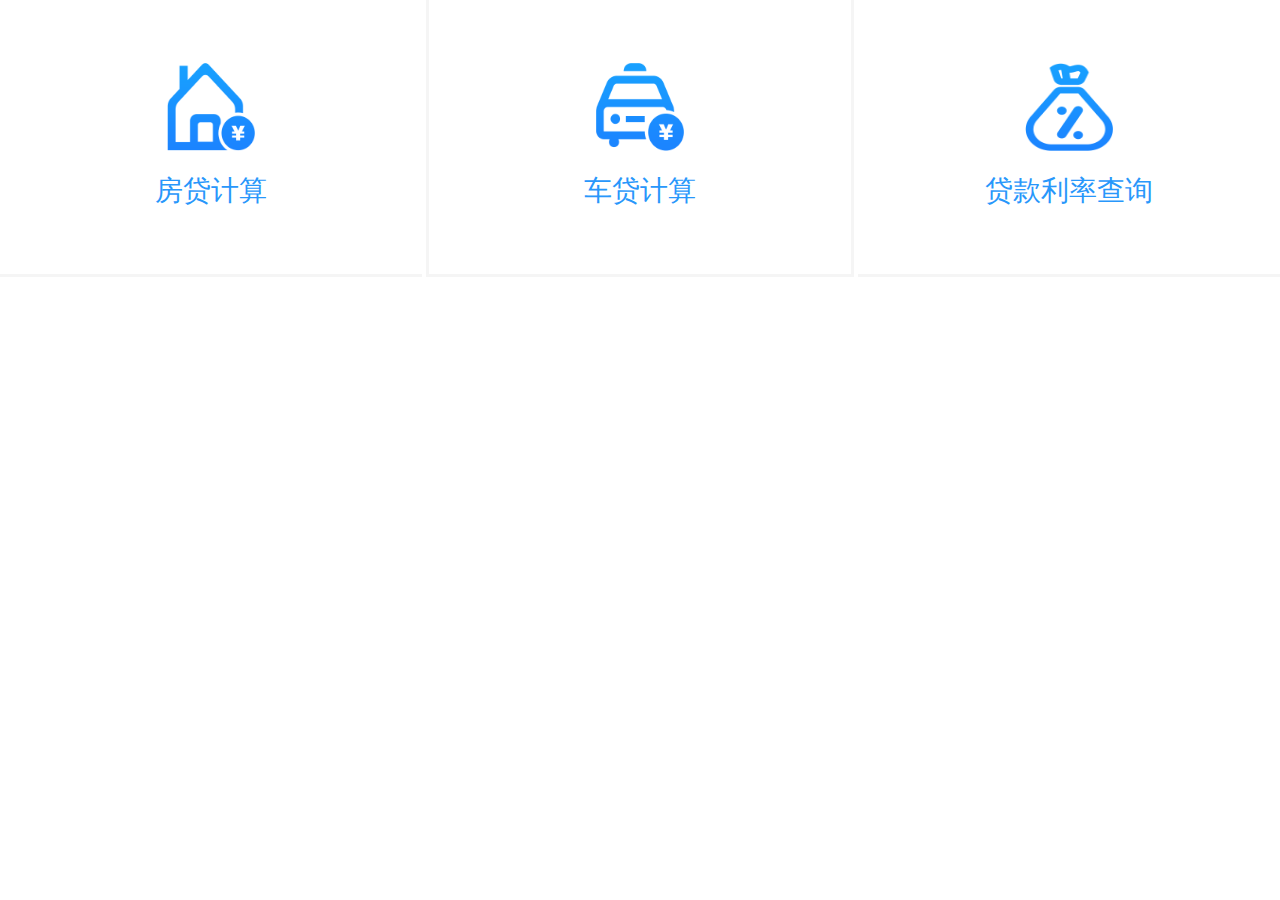
<file: loan-helper/index.html>
<!DOCTYPE html>
<html>
<head>
	<title>房贷计算器</title>
	<meta http-equiv="Content-Type" content="text/html; charset=utf-8" />
    <meta name="viewport" content="width=device-width,initial-scale=0.5,minimum-scale=0.5,maximum-scale=0.5,user-scalable=no" />
	<meta http-equiv="X-UA-Compatible" content="IE=edge" />
	<link rel="stylesheet" type="text/css" href="css/reset.css">
	<link rel="stylesheet" type="text/css" href="css/index.css">
	<script src="jquery.js"></script>
	<script src="http://sdk.talkingdata.com/app/h5/v1?appid=06266C5B3EA34B40A4DB14BF39184B38"></script>
</head>
<body>
	<section>
		<div class="icons">
			<a href="router.html" class="icon fangdai">
				<img src="icon/home-loan.png">
				<span>房贷计算</span>
			</a>
			<a href="loan_rate.html" class="icon rate">
				<img src="icon/rate.png">
				<span>贷款利率查询</span>
			</a>
			<a href="chedai.html" class="icon mid chedai">
				<img src="icon/car-loan.png">
				<span>车贷计算</span>
			</a>
		</div>	
	</section>
	<script>
		$(".fangdai").click(function(){
			TDAPP.onEvent("点击房贷计算");
		});
		$(".rate").click(function(){
			TDAPP.onEvent("点击贷款利率查询");
		});
		$(".chedai").click(function(){
			TDAPP.onEvent("点击车贷计算");
		});
	</script>
</body>
</html>
</file>
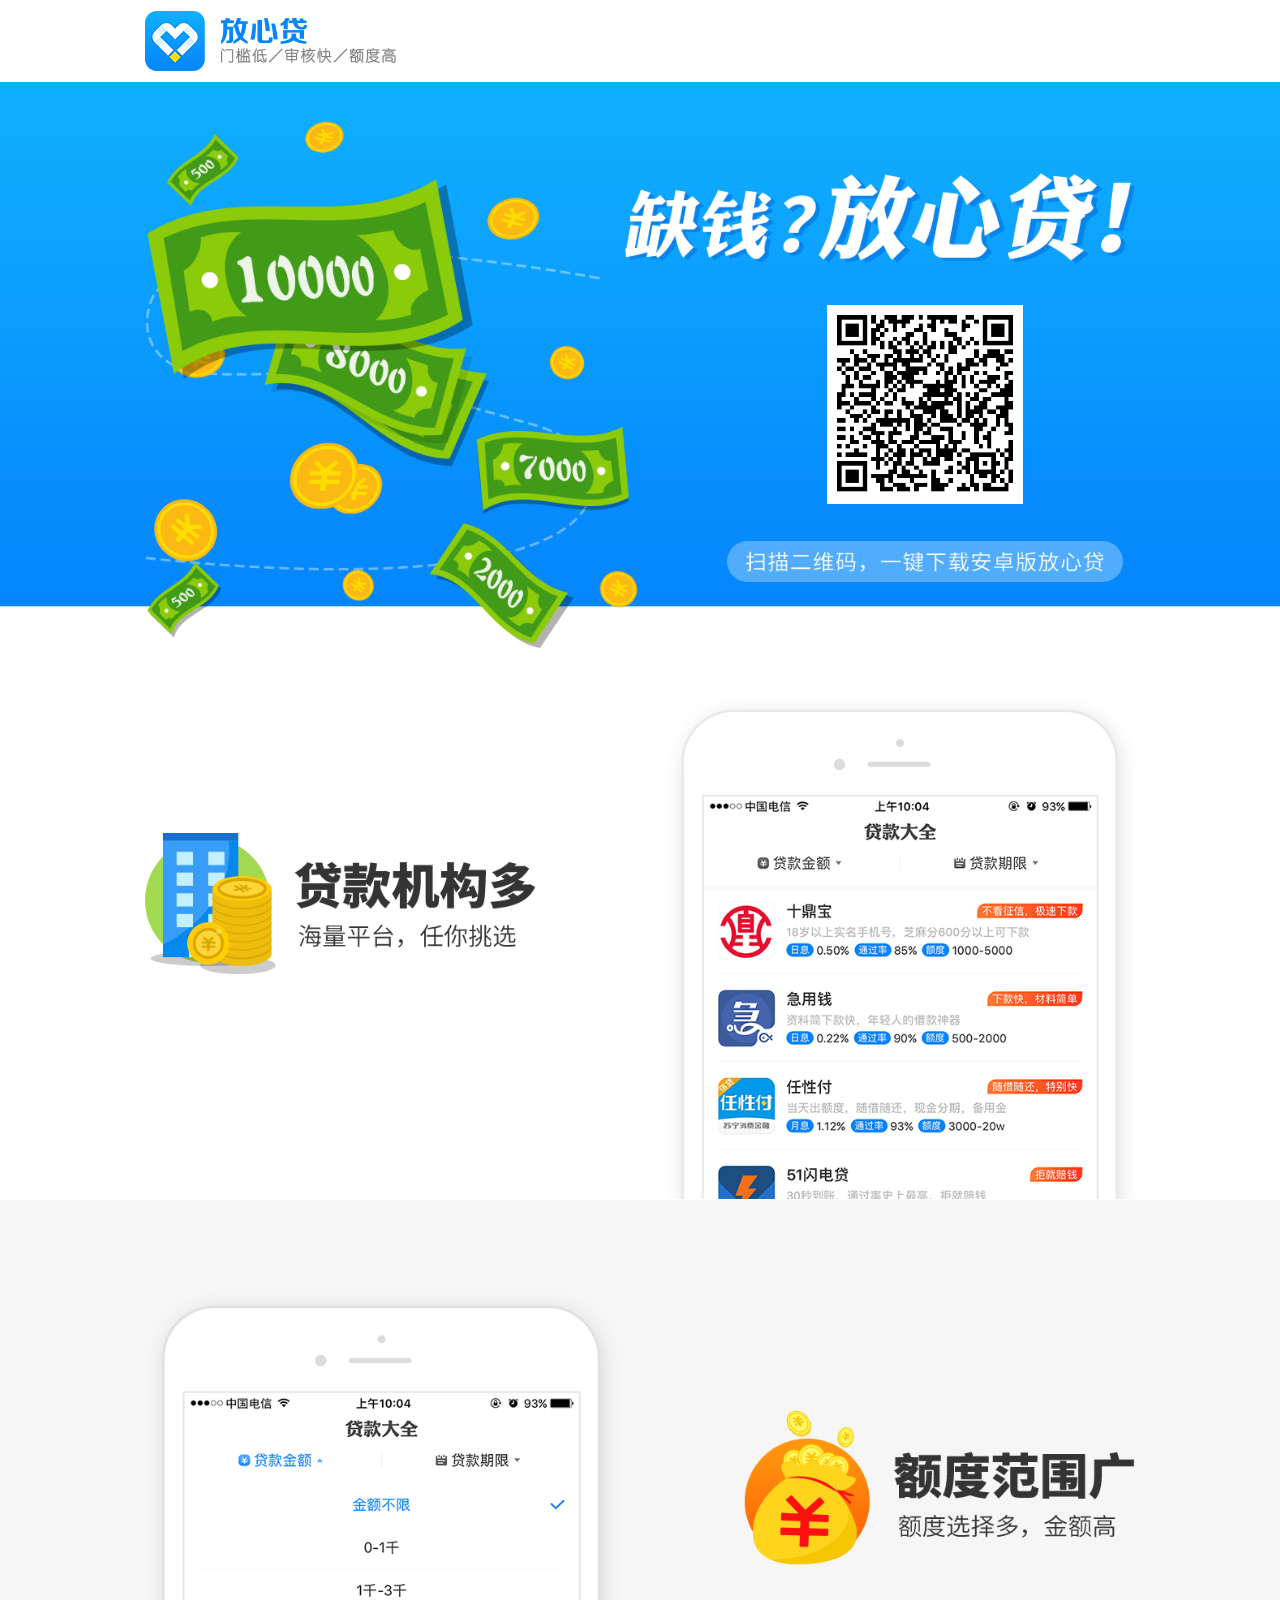
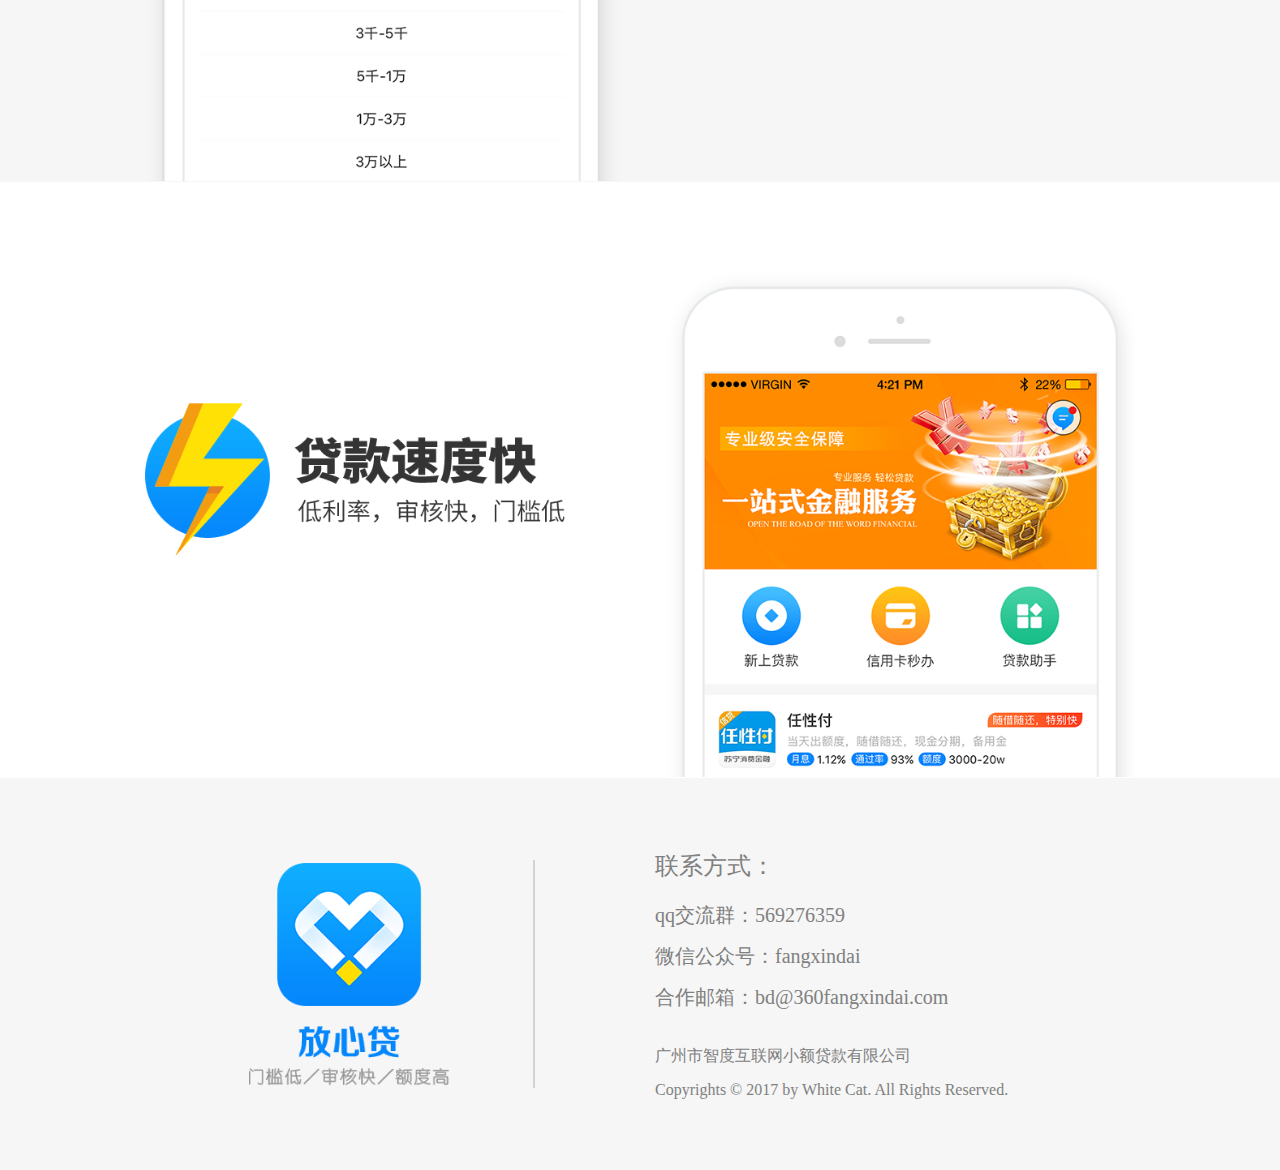
<file: loan_web/index.html>
<!doctype html>
<html lang="en">
<head>
    <meta charset="UTF-8">
    <title>放心贷</title>
    <link rel="icon" href="img/favicon.png"/>
    <link rel="stylesheet" href="css/index2.css"/>
</head>
<body>
<header><img src="img/icon.png" alt=""/></header>
<div class="banner">
    <div class="bannerBox">
        <img src="img/banner.png" alt="" class="banner_bg"/>
        <div class="erweima">
            <div class="download">
                <img src="img/erweima_a.png" alt="" />
            </div>
            <img src="img/text_load.png" alt="" class="text_load"/>
        </div>
    </div>
</div>
<div class="jigou">
    <img src="img/1.png" alt=""/>
</div>
<div class="fanweiBox">
    <div class="jigou">
        <img src="img/2.png" alt=""/>
    </div>
</div>
<div class="jigou">
    <img src="img/3.png" alt=""/>
</div>
<footer>
    <div class="foot">
        <img src="img/icon_bottom.png" alt=""/>
        <div class="footLine"></div>
        <div class="footWord">
            <p style="font-size: 24px">联系方式：</p>
            <p style="font-size: 20px;margin-top:20px">qq交流群：569276359</p>
            <p style="font-size: 20px;margin-top: 14px">微信公众号：fangxindai</p>
            <p style="font-size: 20px;margin-top: 14px">合作邮箱：bd@360fangxindai.com</p>
            <p style="font-size: 16px;margin-top: 35px">广州市智度互联网小额贷款有限公司</p>
            <p style="font-size: 16px;margin-top: 14px">Copyrights © 2017 by White Cat. All Rights Reserved.</p>
        </div>
    </div>
</footer>
</body>
</html>
</file>
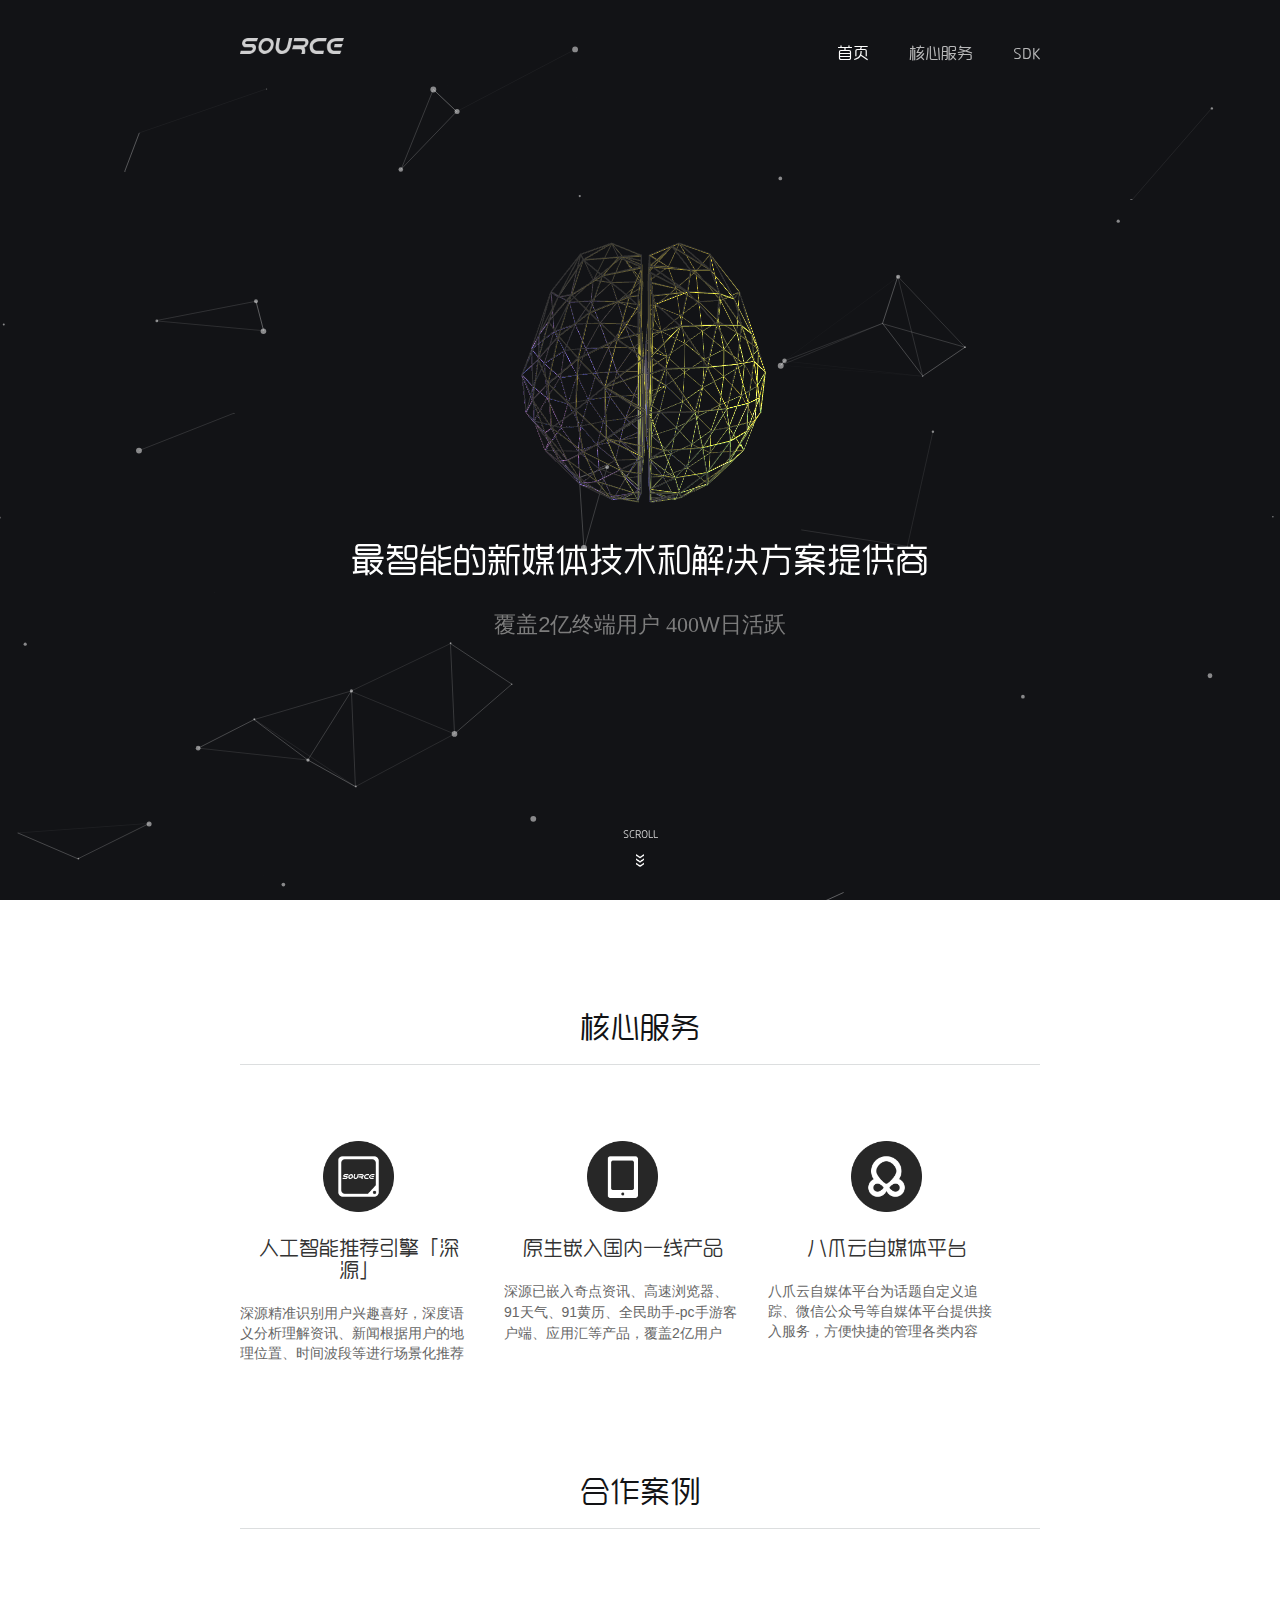
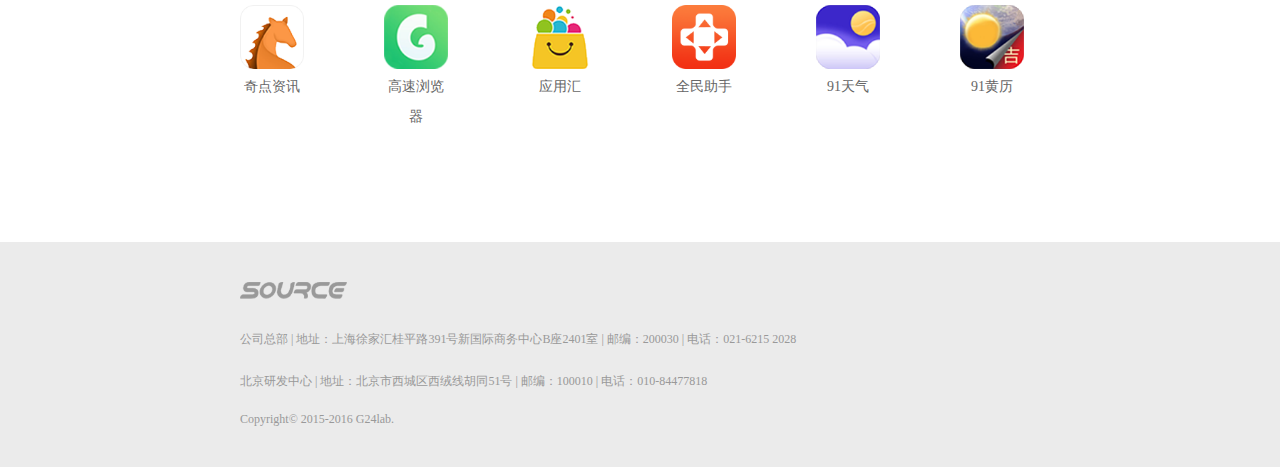
<file: loan/web/index.html>
<!DOCTYPE html>
<html>
<head>
	<meta charset=utf-8>
<link rel="icon" href="/img/favicon.ico" type="image/x-icon" />
	<meta name ="viewport" content ="width=device-width, initial-scale=1, maximum-scale=1, minimum-scale=1, user-scalable=no">
	<meta name="keywords" content="奇点资讯官方网站,奇点资讯,奇点资讯官网"/>
	<title>源：用机器智能增强商业应用</title>
	<script src="three-learn1/js/three.js"></script>
	<script src="three-learn1/js/MTLLoader.js"></script>
	<script src="three-learn1/js/OBJLoader.js"></script>
	<script src="three-learn1/js/OrbitControls.js"></script>
	<script src="three-learn1/js/CanvasRenderer.js"></script>
	<link rel="stylesheet" href="three-learn1/css/index.css"/>
	<script src="three-learn1/js/jquery-2.1.4.min.js"></script>
	<script src="three-learn1/js/index.js"></script>
	<style type="text/css">
		body {
		  margin: 0;
		  /*font:normal 75% Arial, Helvetica, sans-serif;*/
		}

		canvas {
		  display: block;
		  vertical-align: bottom;
		}
		.aa {
		  position: relative;
		  width: 100%;
		  height: 200px;
		  background-color: #121316;
		  background-image: url("");
		  background-repeat: no-repeat;
		  background-size: cover;
		  background-position: 50% 50%;
		  /*z-index: 100*/
		}
		#brain{
			position: absolute;
			top: 0px;
			left: 0px;
			z-index: 110;
			width:auto;
			height: auto;
		}
	</style>
</head>
<body>
	<div class="page-one page">
		<div id="brain"></div>
		<div class="particles" style='overflow:hidden'>
		<!--<div id="particles" class="aa"></div>-->
			<!--<div id="particles-js1" class="aa"></div>-->
			<!--<div id="particles-js2" class="aa"></div>-->
			<!--<div id="particles-js3" class="aa"></div>-->
		</div>
		<div class="page-one-nav">
			<img src="three-learn1/img/topIcon.png">
			<span class="span-serve"><a href="https://github.com/SourceCore/sdk" style='border-bottom:0px'>SDK</a></span>
			<span class="span-serve "><a href="#serve" class='marginRight'>核心服务</a></span>
			<span class="span-first "><a href="javascript:;" class='marginRight'>首页</a></span>
		</div>
		<div class="present">
			<span class="present-big">最智能的新媒体技术和解决方案提供商</span>
			<span class="present-small">覆盖<span class="fonts">2</span>亿终端用户 400<span class="fonts">W</span>日活跃</span>
		</div>
		<div class="scroll">
			<span class="scroll-word">SCROLL</span>
			<div>
				<img src="three-learn1/img/downicon.png">
			</div>

		</div>
	</div>
	<div class="page-two page" id="serve">
		<div class="hexinfuwu">核心服务</div>
		<div class="word-three">
			<div class="word-one">
				<div class="word-img">
					<img src="three-learn1/img/source.png">
				</div>
				<span class="word-title">人工智能推荐引擎「深源」</span>
				<div class="word-word">深源精准识别用户兴趣喜好，深度语义分析理解资讯、新闻根据用户的地理位置、时间波段等进行场景化推荐</div>
			</div>
			<div class="word-one">
				<div class="word-img">
					<img src="three-learn1/img/yuansheng.png">
				</div>
				<span class="word-title">原生嵌入国内一线产品</span>
				<div class="word-word">深源已嵌入奇点资讯、⾼速浏览器、<span class="fonts">91</span>天气、<span class="fonts">91</span>黄历、全民助手-<span class="fonts">pc</span>⼿游客户端、应用汇等产品，覆盖<span class="fonts">2</span>亿用户</div>
			</div>
			<div class="word-one">
				<div class="word-img">
					<img src="three-learn1/img/bazhuayu.png">
				</div>
				<span class="word-title">八爪云自媒体平台</span>
				<div class="word-word">八爪云自媒体平台为话题自定义追踪、微信公众号等自媒体平台提供接入服务，方便快捷的管理各类内容</div>
			</div>
		</div>
		<div class="hexinfuwu">合作案例</div>
		<div class="anliBox">
			<div class="anli">
				<img src="three-learn1/img/qidianlogo.png">
				<span>奇点资讯</span>
			</div>
			<div class="anli">
				<img src="three-learn1/img/gaosuLogo.png">
				<span>高速浏览器</span>
			</div>
			<div class="anli">
				<img src="three-learn1/img/yingyonghuiLogo.png">
				<span>应用汇</span>
			</div>
			<div class="anli">
				<img src="three-learn1/img/quanmingLogo.png">
				<span>全民助手</span>
			</div>
			<div class="anli">
				<img src="three-learn1/img/tianqiLogo.png">
				<span>91天气</span>
			</div>
			<div class="anli">
				<img src="three-learn1/img/huangliLogo.png">
				<span>91黄历</span>
			</div>
		</div>
	</div>
    <div class="page-three">
		<div class="footer-box">
			<img src="three-learn1/img/footer-logo.png">
			<p class="p1">公司总部 | 地址：上海徐家汇桂平路391号新国际商务中心B座2401室 | 邮编：200030 | 电话：021-6215 2028</p>
			<p class="p2">北京研发中心 | 地址：北京市西城区西绒线胡同51号 | 邮编：100010 | 电话：010-84477818</p>
			<p class="p3">Copyright© 2015-2016 G24lab.</p>
		</div>
	</div>
</body>
<script src="three-learn1/js/particles-base.js"></script>
<script src="three-learn1/js/particles.js"></script>
	<script>
		var size = {};
		size.width = window.innerWidth*0.23;
		size.height = window.innerHeight*0.41;
		var scene = new THREE.Scene();
		var camera = new THREE.PerspectiveCamera(80,size.width/size.height,1,2000);
		camera.position.set(0,40,200);
		camera.lookAt(scene.position);
		var sphere = new THREE.SphereGeometry( 4, 16, 8)
		var light1 = new THREE.PointLight(0xfd76ff,1,200)
		var light2 = new THREE.PointLight(0x0040ff,1,200)
		var light3 = new THREE.PointLight(0x80ff80,1,200)
		var light5 = new THREE.PointLight(0xffda00,1,200)
		// light1.add( new THREE.Mesh( sphere, new THREE.MeshBasicMaterial( { color: 0xff0040 } ) ) );
		scene.add(light1);
		// light2.add( new THREE.Mesh( sphere, new THREE.MeshBasicMaterial( { color: 0x0040ff } ) ) );
		scene.add(light2);
		// light3.add( new THREE.Mesh( sphere, new THREE.MeshBasicMaterial( { color: 0x80ff80 } ) ) );
		scene.add(light3);
		// light5.add( new THREE.Mesh( sphere, new THREE.MeshBasicMaterial( { color: 0xffda00 } ) ) );
		scene.add(light5);

		//环境光
		var light4 = new THREE.AmbientLight(0x333333)
		scene.add(light4)

		var geometry = new THREE.BoxGeometry(100,100,100)
		var meterial = new THREE.MeshLambertMaterial({color:0xff0000})
		var mesh = new THREE.Mesh(geometry,meterial)
		// scene.add(mesh)

		//加载OBJ
		var loader = new THREE.MTLLoader()
		loader.load("three-learn1/brain.mtl",function(brain){
			brain.preload();
			var objLoader = new THREE.OBJLoader();
			objLoader.setMaterials( brain );
			objLoader.load( 'three-learn1/brain.obj', function ( object ) {
				object.scale.set(1,1,1);
				object.position.y = 100;
				object.position.x = -2100;
				object.position.z = 278;
				scene.add( object );
			} );
		})
		var renderer = new THREE.WebGLRenderer({ antialias: true,alpha:true });
		renderer.setSize(size.width,size.height)
		var brain = document.getElementById("brain")
		brain.appendChild(renderer.domElement)
		animate()
		function animate() {
			requestAnimationFrame( animate );
			render();
		}
		function render(){
			var time = new Date()*0.001;
			light1.position.x = Math.sin( time * 0.7 ) * 160;
			light1.position.y = Math.cos( time * 0.3 ) * 100;
			light1.position.z = Math.cos( time * 0.5 ) * 60;

			light2.position.x = Math.cos( time * 0.3 ) * 160;
			light2.position.y = Math.sin( time * 0.7 ) * 100;
			light2.position.z = Math.sin( time * 0.5 ) * 60;

			light3.position.x = Math.sin( -time * 0.7 ) * 160;
			light3.position.y = Math.cos( -time * 0.3 ) * 100;
			light3.position.z = Math.sin( -time * 0.5 ) * 60;

			light5.position.x = Math.sin( -time * 0.3 ) * 160;
			light5.position.y = -Math.cos( time * 0.7 ) * 100;
			light5.position.z = Math.sin( -time * 0.5 ) * 60;

			renderer.render(scene,camera)
		}
	</script>
</html>
</file>
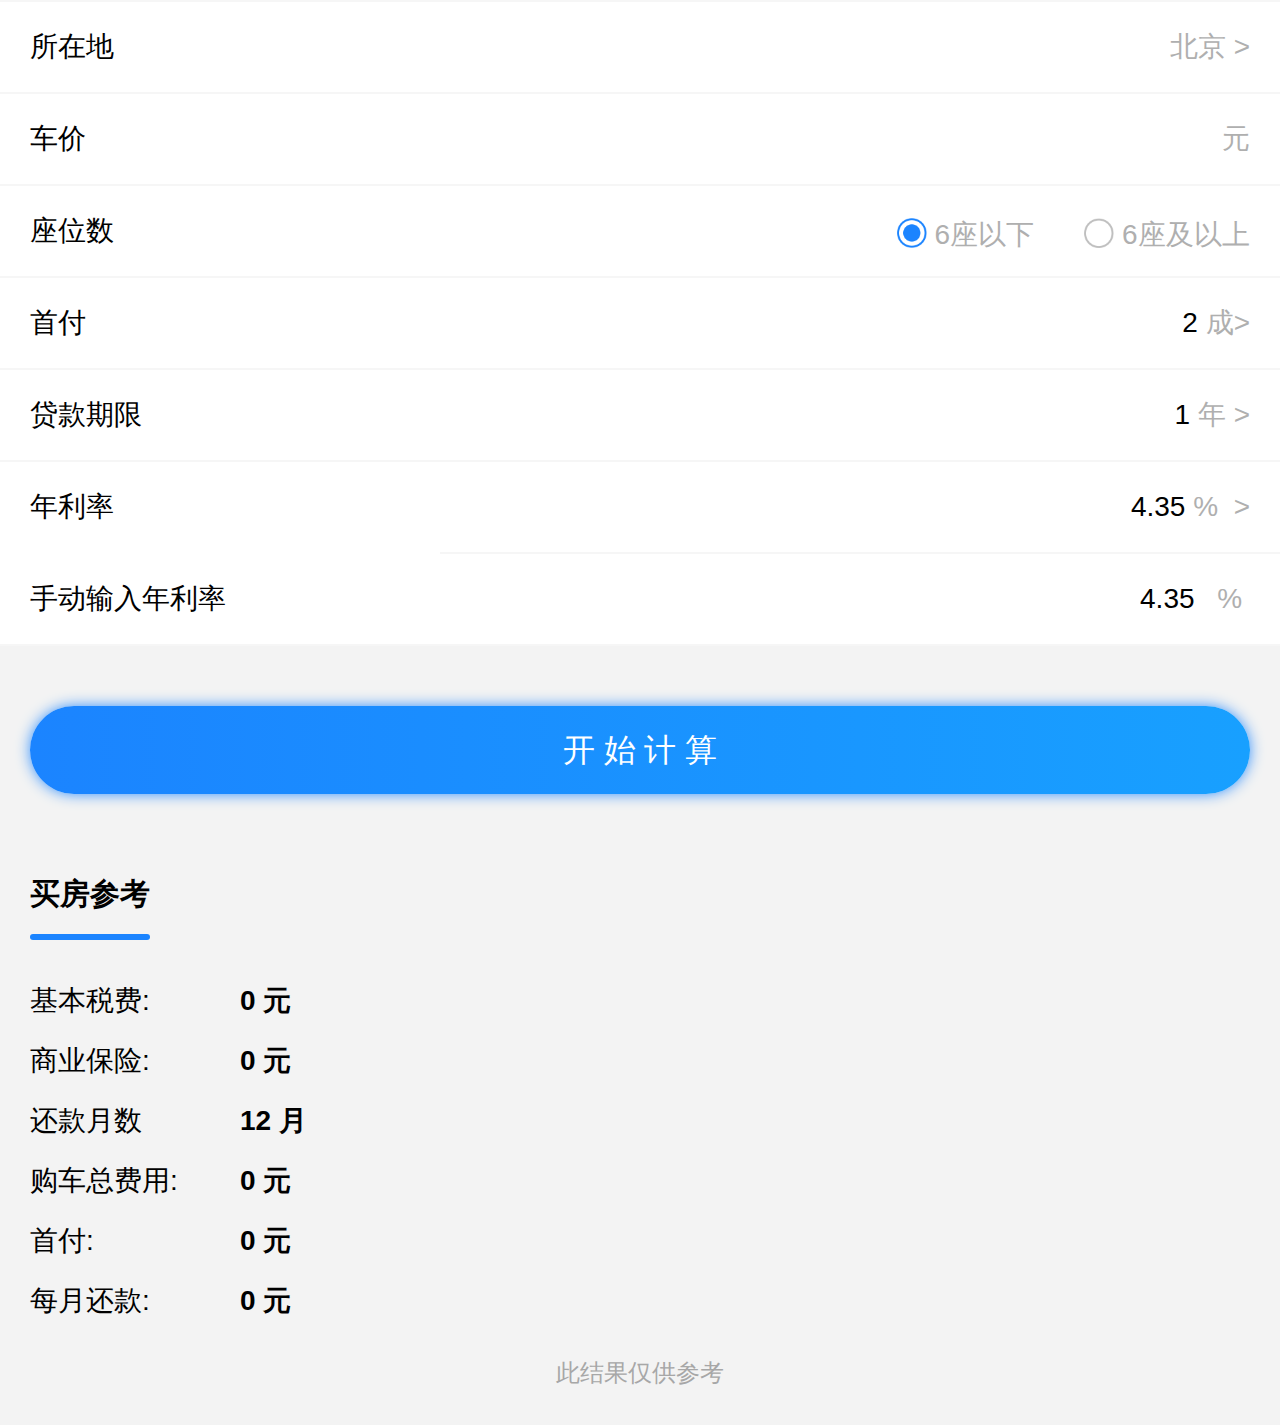
<file: loan-helper/chedai.html>
<!DOCTYPE html>
<html lang="en">
<head>
    <meta charset="UTF-8">
    <meta name="viewport" content="width=device-width,initial-scale=0.5,minimum-scale=0.5,maximum-scale=0.5,user-scalable=no" />
    <link rel="stylesheet" type="text/css" href="css/reset.css">
    <link rel="stylesheet" type="text/css" href="css/animate.css">
    <link rel="stylesheet" type="text/css" href="css/fangdai.css">
    <script type="text/javascript">
	if(!window['RCal']){
		window['RCal'] = { };
	}
				RCal.baseRate = [{"term":[0,12],"rate":4.35,"text":"1\u5e74\u4ee5\u5185(\u542b1\u5e74)"},{"term":[12,60],"rate":4.75,"text":"1\u5e74\u52305\u5e74(\u542b5\u5e74)"},{"term":[60,1000],"rate":4.9,"text":"5\u5e74\u4ee5\u4e0a"}];
	RCal.baseRateGjj = [{"term":[0,60],"rate":2.75,"text":"5\u5e74\u4ee5\u5185(\u542b5\u5e74)"},{"term":[60,1000],"rate":3.25,"text":"5\u5e74\u4ee5\u4e0a"}];
	RCal.baseRateCunkuan = [{"term":0,"rate":0.35,"text":"\u6d3b\u671f"},{"term":3,"rate":1.1,"text":"3\u4e2a\u6708\u5b9a\u671f"},{"term":6,"rate":1.3,"text":"6\u4e2a\u6708\u5b9a\u671f"},{"term":12,"rate":1.5,"text":"1\u5e74\u5b9a\u671f"},{"term":24,"rate":2.1,"text":"2\u5e74\u5b9a\u671f"},{"term":36,"rate":2.75,"text":"3\u5e74\u5b9a\u671f"}];
</script>
    <script type="text/javascript" src="jquery.js"></script>
    <script type="text/javascript" src="calculator.js"></script>
    <script type="text/javascript" src="Combox.js"></script>
    <script type="text/javascript" src="common.js"></script>
    <script type="text/javascript" src="cal_chedai.js"></script>
    <script type="text/javascript" src="js/public.js"></script>
    <script src="http://sdk.talkingdata.com/app/h5/v1?appid=06266C5B3EA34B40A4DB14BF39184B38"></script>
    <title>车贷计算器</title>
</head>
<body>
    <table class="forms">
        <tbody>
            <tr>
                <td class="key">所在地</td>
                <td class="value">
                    <span id="citysel">
                        <a href="###" id="_city">北京</a><span>&nbsp;&gt;</span>
                    </span>
                </td>
            </tr>
            <tr>
                <td class="key">车价</td>
                <td class="value">
                	<div class="inpt-wrap">
                		<input type="number" class="inpt" id="_gcjg">
        				<span>元</span>
        			</div>
        		</td>
            </tr>
            <tr>
                <td class="key">座位数</td>
                <td  class="value" colspan="2">
                    <input type="radio" name="_zw" id="zw1" value="1" checked="" data-value="checked">
                     <label for="zw1" class="radio"></label>
                     <label for="zw1">6座以下</label>
                    <input type="radio" name="_zw" id="zw2" value="2">
                     <label for="zw2" class="radio"></label>
                     <label for="zw2" class="label3">6座及以上</label>
                </td>
            </tr>
            <tr class="div2">
                <td class="key">首付</td>
                <td class="value">
                    <div id="sfbl_sel" class="sel">
                        <input type="hidden" name="sfbl" id="_combox_inp_sfbl_sel" value="2">
                        <span class="view" id="_combox_inp_sfbl_sel_view">2</span>
                        <span>成&gt;</span>
                    </div>
                </td>
            </tr>
            <tr class="div2">
                <td class="key">贷款期限</td>
                <td class="value">
                    <div id="dkqx_sel" class="sel">
                        <!-- <div class="yt-text" id="t1507862621028" style="height: 27px; line-height: 27px; width: 168px;">1年</div>
                        <div panes="layer" id="dkqx_list" class="yt-list" style="top: 28px; left: 0px; width: 176px; display: none;">
                            <div ivalue="6" style="width: 156px; height: 25px; line-height: 25px; cursor: pointer;">6个月</div>
                            <div ivalue="12" class="list-div-hover" style="width: 156px; height: 25px; line-height: 25px; cursor: pointer;">1年</div>
                            <div ivalue="24" style="width: 156px; height: 25px; line-height: 25px; cursor: pointer;">2年</div>
                            <div ivalue="36" style="width: 156px; height: 25px; line-height: 25px; cursor: pointer;">3年</div>
                            <div ivalue="48" style="width: 156px; height: 25px; line-height: 25px; cursor: pointer;">4年</div>
                            <div ivalue="60" style="width: 156px; height: 25px; line-height: 25px; cursor: pointer;">5年</div>
                        </div> -->
                        <input type="hidden" name="dkqx" id="_combox_inp_dkqx_sel" value="12">
                        <span class="view" id="_combox_inp_dkqx_sel_view">1</span>
                        <span id="unit">年</span> &gt;
                    </div>
                </td>
            </tr>
            <tr class="div2">
            	<td class="key">年利率</td>
            	<td class="value" id="show-rate">
            		<span id="dklv_view" class="view">4.35</span>
                    <span>%</span><span> &nbsp;&gt;</span>
            	</td>
            </tr>
        </tbody>
    </table>
    <table class="forms">
        <tbody>
            <tr class="div2">
                <td class="key noborder">手动输入年利率</td>
                <td class="value" id="show-rate">
                    <input type="number" class="inpt" value="4.35" data-rate="1" id="dklv" />
                    <span> %&nbsp;</span>
                </td>
            </tr>
            <tr>
                <td colspan="2" class="value btn-td">
                    <button class="btn cal-btn" did="2">开 始 计 算</button>
                </td>
            </tr>
        </tbody>
    </table>
<div class="title">
    <section>
        买房参考
        <div></div>
    </section>
</div>
<table id="result">
    <tbody>
        <tr>
            <td class="result active">
                <table cellpadding="0" cellspacing="0" class="tbl">
                    <tbody>
                        <tr>
                            <td class="td1">基本税费:</td>
                            <td class="td2"><var id="_byhf">0</var> 元</td>
                        </tr>
                        <tr>
                            <td class="td1">商业保险:</td>
                            <td class="td2"><var id="_sybx">0</var> 元</td>
                        </tr>
                        <tr>
                            <td class="td1">还款月数</td>
                            <td class="td2"><var id="_debx_dkqx">12</var> 月</td>
                        </tr>
                        <tr height="50">
                            <td class="td1">购车总费用:</td>
                            <td class="td2"><em id="_gczfy2">0</em> 元</td>
                        </tr>
                        <tr>
                            <td class="td1">首付:</td>
                            <td class="td2"><em id="_dksf">0</em> 元</td>
                        </tr>
                        <tr>
                            <td class="td1">每月还款:</td>
                            <td class="td2"><em id="_debx_myhk">0</em> 元</td>
                        </tr>
                    </tbody>
                </table>            
            </td>
        </tr>
    </tbody>
</table>

<div class="result-info">此结果仅供参考</div>

<div class="result_daikuanmaiche">
    <ul class="pllist bottom-list">
        <input type="hidden" class="inpt xg" id="_spfy">
        <li><input type="radio" name="_pl" id="pl1" value="1"><label for="pl1">1.0L(含)以下</label></li>
        <li><input type="radio" name="_pl" id="pl2" value="2" checked=""><label for="pl2">1.0-1.6L(含)</label></li>
        <li><input type="radio" name="_pl" id="pl3" value="3"><label for="pl3">1.6-2.0L(含)</label></li>
        <li><input type="radio" name="_pl" id="pl4" value="4"><label for="pl4">2.0-2.5L(含)</label></li>
        <li><input type="radio" name="_pl" id="pl5" value="5"><label for="pl5">2.5-3.0L(含)</label></li>
        <li><input type="radio" name="_pl" id="pl6" value="6"><label for="pl6">3.0-4.0L(含)</label></li>
        <li><input type="radio" name="_pl" id="pl7" value="7"><label for="pl7">4.0L以上</label></li>
    </ul>
</div>
<div class="result_daikuanmaiche">
    <ul class="pflist bottom-list">
        <input type="checkbox" name="chkbx" id="c_szx" class="xg" checked="">
        <li><input type="radio" name="_szbe" value="5" class="xg" id="szbe1"><label for="szbe1">5万</label></li>
        <li><input type="radio" name="_szbe" value="10" class="xg" id="szbe2" checked=""><label for="szbe2">10万</label></li>
        <li><input type="radio" name="_szbe" value="15" class="xg" id="szbe3"><label for="szbe3">15万</label></li>
        <li><input type="radio" name="_szbe" value="20" class="xg" id="szbe4"><label for="szbe4">20万</label></li>
        <li><input type="radio" name="_szbe" value="30" class="xg" id="szbe5"><label for="szbe5">30万</label></li>
        <li><input type="radio" name="_szbe" value="50" class="xg" id="szbe6"><label for="szbe6">50万</label></li>
        <li><input type="radio" name="_szbe" value="100" class="xg" id="szbe7"><label for="szbe7">100万</label></li>
    </ul>
</div>
<div class="result_daikuanmaiche">
<div class="r_result">
    <div class="r_body">
        <table cellpadding="0" cellspacing="0" class="tbl gcbx_tb">
            <tbody>
            <tr>
                <td><input type="checkbox" name="chkbx" id="c_jdcssx" class="xg" checked=""> <label for="c_jdcssx">车辆损失险</label><span class="help" id="clssxsm"></span>
                </td>
                <td>&nbsp;</td>
                <td class="tdv"><input type="text" class="inpt" id="_jdcssx" readonly="" style="background: rgb(255, 255, 255);"> 元</td>
            </tr>
            <tr>
                <td><input type="checkbox" name="chkbx" id="c_jdcqdx" class="xg" checked=""> <label for="c_jdcqdx">全车强盗险</label><span class="help" id="jdcqdxsm"></span>
                </td>
                <td>&nbsp;</td>
                <td class="tdv"><input type="text" class="inpt" id="_jdcqdx" readonly="" style="background: rgb(255, 255, 255);"> 元</td>
            </tr> 
            <tr>
                <td><input type="checkbox" name="chkbx" id="c_bjmptyx" class="xg" checked=""> <label for="c_bjmptyx">不计免赔特约险</label><span class="help" id="bjmptyxsm"></span>
                </td>
                <td>&nbsp;</td>
                <td class="tdv"><input type="text" class="inpt" id="_bjmptyx" readonly="" style="background: rgb(255, 255, 255);"> 元</td>
            </tr>
            <tr>
                <td><input type="checkbox" name="chkbx" id="c_wgzrx" class="xg" checked=""> <label for="c_wgzrx">无过责任险</label><span class="help" id="wgzrxsm"></span>
                </td>
                <td>&nbsp;</td>
                <td class="tdv"><input type="text" class="inpt" id="_wgzrx" readonly="" style="background: rgb(136, 255, 197);"> 元</td>
            </tr>
            <tr>
                <td><input type="checkbox" name="chkbx" id="c_csryzrx" class="xg" checked=""> <label for="c_csryzrx">车上人员责任险</label><span class="help" id="csryzrxsm"></span>
                </td>
                <td>投保人数 <input type="text" id="_tbrs" class="inpt xg" style="width:30px" value="1"> 人</td>
                <td class="tdv"><input type="text" class="inpt" id="_csryzrx" readonly="" style="background: rgb(255, 255, 255);"> 元</td>
            </tr>
            <tr>
                <td class="lhtd"><input type="checkbox" name="chkbx" id="c_cshhx" class="xg" checked=""> <label for="c_cshhx">车身划痕险</label><span class="help" id="cshhxsm"></span>
                </td>
                <td class="lhtd" style="line-height:22px">
                    赔付额度：<br>
                    <input type="radio" name="_hhbe" value="2000" class="xg" id="hhbe1"><label for="hhbe1">2千</label>&nbsp;&nbsp;
                    <input type="radio" name="_hhbe" value="5000" class="xg" id="hhbe2" checked=""><label for="hhbe2">5千</label>&nbsp;&nbsp;
                    <input type="radio" name="_hhbe" value="10000" class="xg" id="hhbe3"><label for="hhbe3">1万</label>&nbsp;&nbsp;
                    <input type="radio" name="_hhbe" value="20000" class="xg" id="hhbe4"><label for="hhbe4">2万</label>
                </td>
                <td class="tdv"><input type="text" class="inpt" id="_cshhx" readonly="" style="background: rgb(255, 255, 255);"> 元</td>
            </tr>

        </tbody></table>
    </div>
</div>
</div>
<!-- 城市弹窗 -->
<section class="frame-city">
    <section class="animated">
        <div class="ctype">热门城市</div>
        <div class="items" id="citys">

        </div>
        <div class="ctype">热门城市</div>
        <div class="items" id="provinces">
            
        </div>
    </section>
</section>
<!-- 贷款期限弹窗 -->
<section class="frame-bottom" id="end-times">
    <div class="lists">
        
    </div>
</section>
<!-- 首付弹窗 -->
<section class="frame-bottom" id="payment">
    <div class="lists">
        
    </div>
</section>
<!-- 年利率弹窗 -->
<section class="frame-top" id="rate-frame">
    <div class="rates">
        
    </div>
</section>
<script src="js/chedai.js"></script>

</body>
</html>
</file>
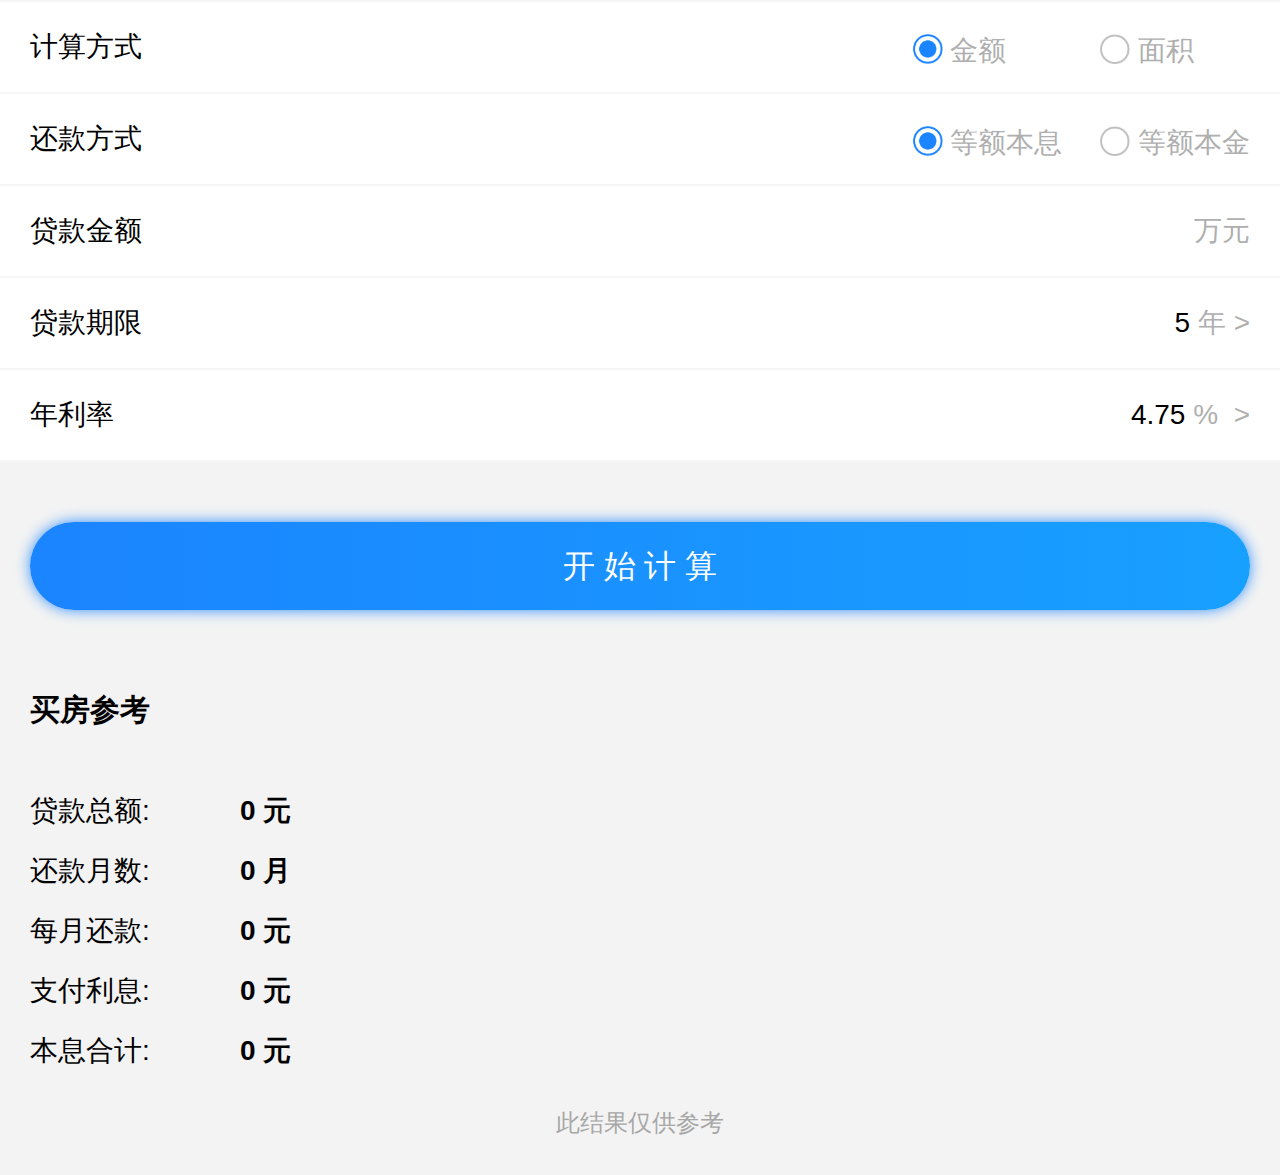
<file: loan-helper/fangdai.html>
<!DOCTYPE html>
<html lang="en">
<head>
    <meta charset="UTF-8">
    <meta name="viewport" content="width=device-width,initial-scale=0.5,minimum-scale=0.5,maximum-scale=0.5,user-scalable=no" />
    <link rel="stylesheet" type="text/css" href="css/reset.css">
    <link rel="stylesheet" type="text/css" href="css/animate.css">
    <link rel="stylesheet" type="text/css" href="css/fangdai.css">
    <script type="text/javascript">
    	if(!window['RCal']){
    		window['RCal'] = { };
    	}
    				RCal.baseRate = [{"term":[0,12],"rate":4.35,"text":"1\u5e74\u4ee5\u5185(\u542b1\u5e74)"},{"term":[12,60],"rate":4.75,"text":"1\u5e74\u52305\u5e74(\u542b5\u5e74)"},{"term":[60,1000],"rate":4.9,"text":"5\u5e74\u4ee5\u4e0a"}];
    	RCal.baseRateGjj = [{"term":[0,60],"rate":2.75,"text":"5\u5e74\u4ee5\u5185(\u542b5\u5e74)"},{"term":[60,1000],"rate":3.25,"text":"5\u5e74\u4ee5\u4e0a"}];
    	RCal.baseRateCunkuan = [{"term":0,"rate":0.35,"text":"\u6d3b\u671f"},{"term":3,"rate":1.1,"text":"3\u4e2a\u6708\u5b9a\u671f"},{"term":6,"rate":1.3,"text":"6\u4e2a\u6708\u5b9a\u671f"},{"term":12,"rate":1.5,"text":"1\u5e74\u5b9a\u671f"},{"term":24,"rate":2.1,"text":"2\u5e74\u5b9a\u671f"},{"term":36,"rate":2.75,"text":"3\u5e74\u5b9a\u671f"}];
    </script>
    <script type="text/javascript" src="jquery.js"></script>
    <script type="text/javascript" src="calculator.js"></script>
    <script type="text/javascript" src="Combox.js"></script>
    <script type="text/javascript" src="common.js"></script>
    <script type="text/javascript" src="cal.js"></script>
    <script type="text/javascript" src="js/fangdai.js"></script>
    <script src="http://sdk.talkingdata.com/app/h5/v1?appid=06266C5B3EA34B40A4DB14BF39184B38"></script>
    <title>房贷计算器</title>
</head>
<body>
<table class="div1 forms">
    <tbody>
        <tr>
            <td class="key">计算方式</td>
            <td class="value">
                <input type="radio" name="sy_type" id="sy_type_1" value="1" data-value="checked" checked=""> 
                <label class="radio" for="sy_type_1"></label>
                <label for="sy_type_1">金额</label>
                <input type="radio" name="sy_type" id="sy_type_2" value="2"> 
                <label class="radio" for="sy_type_2"></label>
                <label for="sy_type_2">面积</label>
            </td>
        </tr>
        <tr>
            <td class="key">还款方式</td>
            <td class="value">
                <input type="radio" class="pay-type" name="pay-type" id="pay-type1" value="benxi" data-value="checked" checked="">
                <label class="radio" for="pay-type1"></label>
                <label for="pay-type1">等额本息</label>
                <input type="radio" class="pay-type" name="pay-type" id="pay-type2" value="benjing"> 
                <label class="radio" for="pay-type2"></label>
                <label for="pay-type2">等额本金</label>
            </td>
        </tr>
        <tr class="div1_1">
            <td class="key">贷款金额</td>
            <td class="value">
            	<div class="inpt-wrap">
            		<input type="number" class="inpt" id="dkje_1">
            		<span>万元</span>
            	</div>
            	<!-- <a href="/fangdai/" class="calc_link" target="_blank">哪些银行还能批贷？</a> -->
           	</td>
        </tr>
        <tr class="div1_2" style="display: none;">
            <td class="key">平米单价</td>
            <td class="value">
            	<div class="inpt-wrap">
            		<input type="number" class="inpt" id="pmdj_1" style="border: 1px solid rgb(214, 214, 214);">
            		<span>元/平米</span>
            	</div>
           	</td>
        </tr>
        <tr class="div1_2" style="display: none;">
            <td class="key">面积</td>
            <td class="value">
            	<div class="inpt-wrap">
            		<input type="number" class="inpt" id="mj_1" style="border: 1px solid rgb(214, 214, 214);">
    				<span>平米</span>
    			</div>
    		</td>
        </tr>
        <tr class="div1_2" style="display: none;">
            <td class="key">购房性质</td>
            <td class="value" style="position:relative;z-index:1000">
                <input type="radio" name="sy_gfxz" id="sy_gfxz_1" data-value="checked" value="1" checked="">
                <label class="radio" for="sy_gfxz_1"></label>
                <label for="sy_gfxz_1">一套房</label>&nbsp;&nbsp;
                <input type="radio" name="sy_gfxz" id="sy_gfxz_2" value="2">
                <label class="radio" for="sy_gfxz_2"></label>
                <label for="sy_gfxz_2">二套房</label>
            </td>
        </tr>
        <tr class="div1_2" style="display: none;">
            <td class="key">首付</td>
            <td class="value" id="set-payment">
                <div id="sfbl_sel_1" class="sel">
                    <span class="view" id="_combox_inp_sfbl_sel_1_view">3</span>
                    <input type="hidden" name="sfbl_1" id="_combox_inp_sfbl_sel_1" value="3">
                    <span>成 &gt;</span>
                </div>
            </td>
        </tr>
        <tr>
            <td class="key">贷款期限</td>
            <td class="value" id="set-endTime">
            	<div id="sy_qixian_wrap" class="autocomplete_wrap" style="z-index: 900;">
    	        	<div class="sb_value sb_input_wrap">
    	    			<div class="sb_input">
                            <span class="view">5</span>
    	    				<input type="hidden" required="true" data-format="number" data-autocpt="autocomplete" autocomplete="off" data-target="#sy_qixian_wrap" valid="cs_loan_limit" blur-valid="false" valid-data="positive|请输入贷款金额||maxvalue:10000|金额过高, 请注意单位为万元" cate="num" need="true" name="dkqx_1" value="5">
    	    		  		<span>年&nbsp;&gt;</span>
    	    		  	</div>
    					<div class="dropdownBtn" data-toggle="dropdown" data-target="#sy_qixian_wrap"></div>
    				</div>
    			</div>
            </td>
        </tr>
        <tr>
            <td class="key">年利率</td>
            <td class="value" id="set-rate">
                <span><span id="dklv_1_view" class="view">4.75</span>&nbsp;% &nbsp;&gt;</span>
                <input type="hidden" class="inpt lilv_r" id="dklv_1" value="4.75" data-rate=1>
            </td>
        </tr>
        <tr>
            <td class="value btn-td" colspan="2">
                <button class="btn cal-btn" did="1">开 始 计 算</button>
            </td>
        </tr>
    </tbody>
</table>
<div class="title">
    买房参考
</div>
<table id="result">
    <tbody>
        <tr>
            <td class="result active" id="res-benxi">
                <table cellpadding="0" cellspacing="0" class="tbl">
                    <tbody>
                        <tr>
                            <td class="td1">贷款总额:</td>
                            <td class="td2"><var id="_debx_dkje">2,430,000.00</var> 元</td>
                        </tr>
                        <tr>
                            <td class="td1">还款月数:</td>
                            <td class="td2"><var id="_debx_dkqx">360</var> 月</td>
                        </tr>
                        <tr height="50">
                            <td class="td1">每月还款:</td>
                            <td class="td2"><em id="_debx_myhk">11,840.61</em> 元</td>
                        </tr>
                        <tr>
                            <td class="td1">支付利息:</td>
                            <td class="td2"><em id="_debx_zflx">1,832,618.69</em> 元</td>
                        </tr>
                        <tr>
                            <td class="td1">本息合计:</td>
                            <td class="td2"><em id="_debx_hkze">4,262,618.69</em> 元</td>
                        </tr>
                    </tbody>
                </table>            
            </td>
            <td class="result" id="res-benjing">
                <table cellpadding="0" cellspacing="0" class="tbl">
                    <tbody>
                        <tr>
                            <td class="td1">贷款总额</td>
                            <td class="td2"><var id="_debj_dkje"></var> 元</td>
                        </tr>
                        <tr>
                            <td class="td1">还款月数</td>
                            <td class="td2"><var id="_debj_dkqx"></var> 月</td>
                        </tr>
                        <tr style="line-height: 40px;vertical-align: top;">
                            <td class="td1">首月还款</td>
                            <td class="td2 mark"><em id="_debj_syhk"></em> 元<br><span>每月递减：</span><b id="_debj_mydj"></b> 元</td>
                        </tr>
                        <tr>
                            <td class="td1">支付利息</td>
                            <td class="td2"><em id="_debj_zflx"></em> 元</td>
                        </tr>
                        <tr>
                            <td class="td1">本息合计</td>
                            <td class="td2"><em id="_debj_hkze"></em> 元</td>
                        </tr>
                    </tbody>
                </table>            
            </td>
        </tr>
    </tbody>
</table>
<div class="result-info">此结果仅供参考</div>
<!-- 弹窗区域 -->
<!-- 贷款期限弹窗 -->
<section class="frame-bottom" id="end-times">
    <div class="lists animated">
        
    </div>
</section>
<!-- 首付弹窗 -->
<section class="frame-bottom" id="payment">
    <div class="lists animated">
        
    </div>
</section>
<!-- 年利率弹窗 -->
<section class="frame-top animated" id="rate-frame">
    <div class="item">
        <label>自定义：</label>
        <input type="number" id="rate-val">
        <span>%</span>
    </div>
    <div class="item">
        <span>或选择商贷利率</span>
    </div>
    <div class="rates">
        
    </div>
</section>
</body>
</html>
</file>
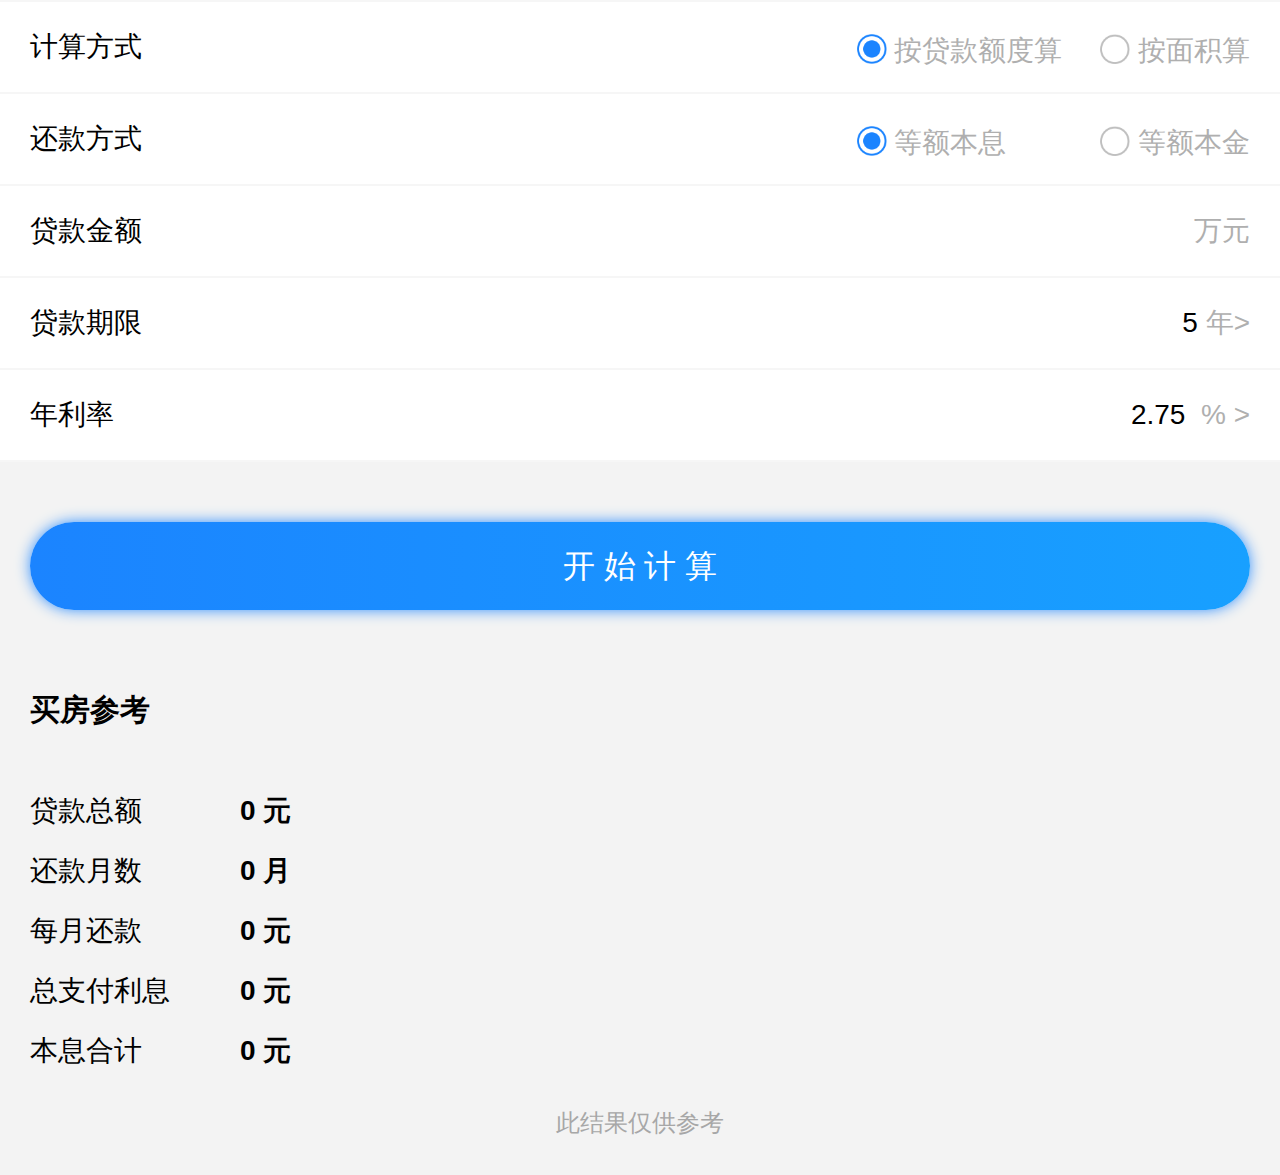
<file: loan-helper/gongjijin.html>
<!DOCTYPE html>
<html lang="en">
<head>
    <meta charset="UTF-8">
    <meta name="viewport" content="width=device-width,initial-scale=0.5,minimum-scale=0.5,maximum-scale=0.5,user-scalable=no" />
    <link rel="stylesheet" type="text/css" href="css/reset.css">
    <link rel="stylesheet" type="text/css" href="css/animate.css">
    <link rel="stylesheet" type="text/css" href="css/fangdai.css">
    <script type="text/javascript">
    if(!window['RCal']){
        window['RCal'] = { };
    }
                RCal.baseRate = [{"term":[0,12],"rate":4.35,"text":"1\u5e74\u4ee5\u5185(\u542b1\u5e74)"},{"term":[12,60],"rate":4.75,"text":"1\u5e74\u52305\u5e74(\u542b5\u5e74)"},{"term":[60,1000],"rate":4.9,"text":"5\u5e74\u4ee5\u4e0a"}];
    RCal.baseRateGjj = [{"term":[0,60],"rate":2.75,"text":"5\u5e74\u4ee5\u5185(\u542b5\u5e74)"},{"term":[60,1000],"rate":3.25,"text":"5\u5e74\u4ee5\u4e0a"}];
    RCal.baseRateCunkuan = [{"term":0,"rate":0.35,"text":"\u6d3b\u671f"},{"term":3,"rate":1.1,"text":"3\u4e2a\u6708\u5b9a\u671f"},{"term":6,"rate":1.3,"text":"6\u4e2a\u6708\u5b9a\u671f"},{"term":12,"rate":1.5,"text":"1\u5e74\u5b9a\u671f"},{"term":24,"rate":2.1,"text":"2\u5e74\u5b9a\u671f"},{"term":36,"rate":2.75,"text":"3\u5e74\u5b9a\u671f"}];
</script>
    <!--<script type="text/javascript" src="https://www.rong360.com/static/rongui/js/calculator.js?t=8a28c4d7c"></script>-->
    <script type="text/javascript" src="jquery.js"></script>
    <script type="text/javascript" src="calculator.js"></script>
    <script type="text/javascript" src="Combox.js"></script>
    <script type="text/javascript" src="common.js"></script>
    <script type="text/javascript" src="cal.js"></script>
    <script type="text/javascript" src="js/gongjijin.js"></script>
    <title>房贷计算器</title>
</head>
<body>
    <table class="div2 forms">
        <tbody>
            <tr>
                <td class="key">计算方式</td>
                <td class="value">
                    <input type="radio" name="gjj_type" id="gjj_type_1" value="1" data-value="checked" checked=""> 
                    <label class="radio" for="gjj_type_1"></label>
                    <label class="label2" for="gjj_type_1">按贷款额度算</label>
                    <input type="radio" name="gjj_type" id="gjj_type_2" value="2"> 
                    <label class="radio" for="gjj_type_2"></label>
                    <label for="gjj_type_2">按面积算</label>
                </td>
            </tr>
            <tr>
                <td class="key">还款方式</td>
                <td class="value">
                    <input type="radio" class="pay-type" name="pay-type" id="pay-type1" value="benxi" data-value="checked" checked="">
                    <label class="radio" for="pay-type1"></label>
                    <label class="label2" for="pay-type1">等额本息</label>
                    <input type="radio" class="pay-type" name="pay-type" id="pay-type2" value="benjing"> 
                    <label class="radio" for="pay-type2"></label>
                    <label for="pay-type2">等额本金</label>
                </td>
            </tr>
        </tbody>
    </table>
    <table class="div2 forms">
        <tbody>
            <tr class="div2_1">
                <td class="key">贷款金额</td>
                <td class="value">
                    <div class="inpt-wrap">
                        <input type="number" class="inpt" id="dkje_2">
                        <span>万元</span>
                    </div>
                </td>
            </tr>
            <tr class="div2_2" style="display: none;">
                <td class="key">平米单价</td>
                <td class="value">
                    <div class="inpt-wrap">
                        <input type="number" class="inpt" id="pmdj" style="border: 1px solid rgb(214, 214, 214);">
                        <span>元/平米</span>
                    </div>
                </td>
            </tr>
            <tr class="div2_2" style="display: none;">
                <td class="key">面积</td>
                <td class="value">
                    <div class="inpt-wrap">
                        <input type="number" class="inpt" id="mj" style="border: 1px solid rgb(214, 214, 214);">
                        <span>平米</span>
                    </div>
                </td>
            </tr>
            <tr class="div2_2" style="display: none;">
                <td class="key">购房性质</td>
                <td  class="value">
                    <input type="radio" name="gfxz" id="gfxz_1" value="1" data-value="checked" checked="">
                    <label class="radio" for="gfxz_1"></label>
                    <label for="gfxz_1">一套房</label>
                    <input type="radio" name="gfxz" id="gfxz_2" value="2">
                    <label class="radio" for="gfxz_2"></label>
                    <label for="gfxz_2">二套房</label>
                </td>
            </tr>
            <tr class="div2_2" style="display: none;">
                <td class="key">首付</td>
                <td class="value">
                    <div id="sfbl_sel_2" class="sel">
                        <input type="hidden" disabled name="sfbl_2" id="_combox_inp_sfbl_sel_2" value="3">
                        <span id="_combox_inp_sfbl_sel_2_view" class="view">3</span>
                        <span>成&gt;</span>
                    </div>
                </td>
            </tr>
            <tr>
                <td class="key">贷款期限</td>
                <td class="value" id="set-endTime">
                    <div id="gjj_qixian_wrap" class="autocomplete_wrap" style="z-index: 900;">
                        <div class="sb_value sb_input_wrap">
                            <div class="sb_input">
                                <input type="hidden" required="true" data-format="number" data-autocpt="autocomplete" autocomplete="off" data-target="#gjj_qixian_wrap" blur-valid="true" valid-data="positive|请输入贷款期限||maxvalue:36|贷款期限过高" cate="num" need="true" name="dkqx_2" value="5" disabled>
                                <span class="view">5</span>
                                <span class="sb_inp_suffix">年&gt;</span>
                            </div>
                            <div class="dropdownBtn" data-toggle="dropdown" data-target="#gjj_qixian_wrap"></div>
                        </div>
                    </div>
                </td>
            </tr>
            <tr>
                <td class="key">年利率</td>
                <td class="value" id="set-rate">
                    <input type="hidden" class="inpt lilv_r" id="dklv_2" value="2.75">
                    <span id="dklv_2_view" class="view">2.75</span>
                    <span>&nbsp;%&nbsp;&gt;</span>
                </td>
            </tr>
            <tr>
                <td class="value btn-td" colspan="2">
                    <button class="btn cal-btn" did="2">开 始 计 算</button>
                </td>
            </tr>
        </tbody>
    </table>
<div class="title">
    买房参考
</div>
    <table id="result">
        <tbody>
            <tr>
                <td class="result active" id="res-benxi">
                    <table class="tbl">
                        <tbody>
                            <tr>
                                <td class="td1">贷款总额</td>
                                <td class="td2"><var id="_debx_dkje">0</var> 元</td>
                            </tr>
                            <tr>
                                <td class="td1">还款月数</td>
                                <td class="td2"><var id="_debx_dkqx">0</var> 月</td>
                            </tr>
                            <tr height="50">
                                <td class="td1">每月还款</td>
                                <td class="td2"><em id="_debx_myhk">0</em> 元</td>
                            </tr>
                            <tr>
                                <td class="td1">总支付利息</td>
                                <td class="td2"><em id="_debx_zflx">0</em> 元</td>
                            </tr>
                            <tr>
                                <td class="td1">本息合计</td>
                                <td class="td2"><em id="_debx_hkze">0</em> 元</td>
                            </tr>
                        </tbody>
                    </table>            
                </td>
                <td class="result" id="res-benjing">
                    <table class="tbl">
                        <tbody>
                            <tr>
                                <td class="td1">贷款总额</td>
                                <td class="td2"><var id="_debj_dkje">0</var> 元</td>
                            </tr>
                            <tr>
                                <td class="td1">还款月数</td>
                                <td class="td2"><var id="_debj_dkqx">0</var> 月</td>
                            </tr>
                            <tr height="50" style="line-height: 40px;vertical-align: top;">
                                <td class="td1">首月还款</td>
                                <td class="td2 mark"><em id="_debj_syhk">0</em> 元<br><span>每月递减：</span><b id="_debj_mydj">0</b> 元</td>
                            </tr>
                            <tr>
                                <td class="td1">总支付利息</td>
                                <td class="td2"><em id="_debj_zflx">0</em> 元</td>
                            </tr>
                            <tr>
                                <td class="td1">本息合计</td>
                                <td class="td2"><em id="_debj_hkze">0</em> 元</td>
                            </tr>
                        </tbody>
                    </table>            
                </td>
            </tr>
        </tbody>
    </table>
<div class="result-info">此结果仅供参考</div>
<!-- 弹窗区域 -->
<!-- 贷款期限弹窗 -->
<section class="frame-bottom" id="end-times">
    <div class="lists animated">
        
    </div>
</section>
<!-- 首付弹窗 -->
<section class="frame-bottom" id="payment">
    <div class="lists animated">
        
    </div>
</section>
<!-- 年利率弹窗 -->
<section class="frame-top animated" id="rate-frame">
    <div class="item">
        <label>自定义：</label>
        <input type="number" id="rate-val">
        <span>%</span>
    </div>
    <div class="item">
        <span>或选择商贷利率</span>
    </div>
    <div class="rates">
        
    </div>
</section>
</body>
</html>
</file>
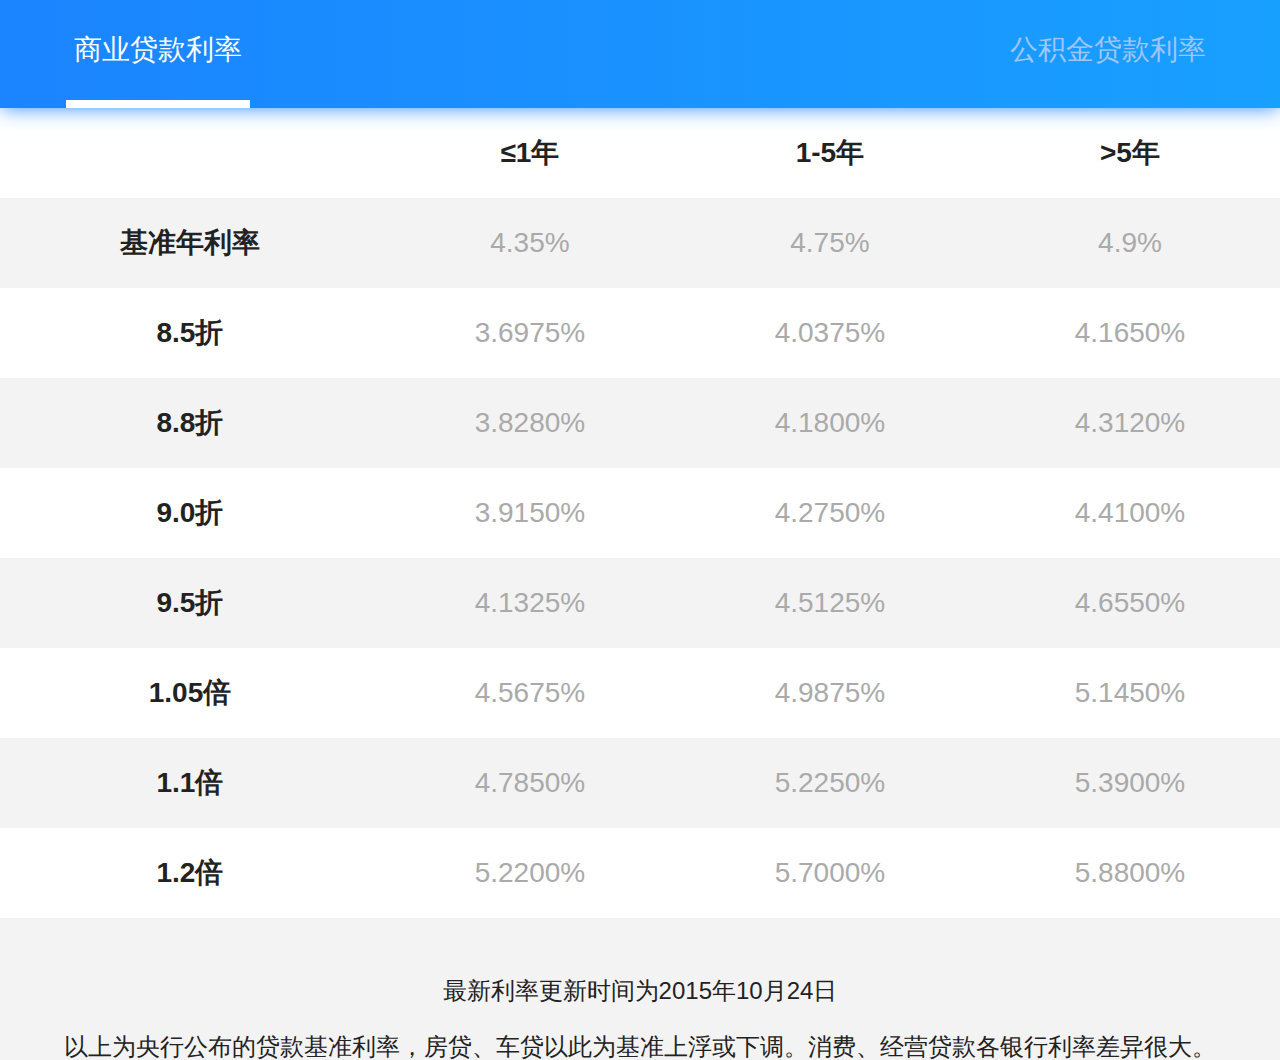
<file: loan-helper/loan_rate.html>
<!DOCTYPE html>
<html>
<head>
    <title>贷款利率查询</title>
    <meta http-equiv="Content-Type" content="text/html; charset=utf-8" />
    <meta name="viewport" content="width=device-width,height=device-height,inital-scale=0.5,maximum-scale=0.5,user-scalable=no;" />
    <meta http-equiv="X-UA-Compatible" content="IE=edge" />
    <link rel="stylesheet" type="text/css" href="css/reset.css">
    <link rel="stylesheet" type="text/css" href="css/loan_rate.css">
    <script src="jquery.js"></script>
    <script src="http://sdk.talkingdata.com/app/h5/v1?appid=06266C5B3EA34B40A4DB14BF39184B38"></script>
</head>
<body style="background: #f3f3f3">
<div class="bar">
    <span class="active">商业贷款利率</span>
    <span>公积金贷款利率</span>
</div>
<div class="rate">
    <div class="rateBoth table_show">
        <div >
            <table>
                <thead>
                <tr>
                    <td></td>
                    <td class="bolds">&le;1年</td>
                    <td class="bolds">1-5年</td>
                    <td class="bolds">&gt;5年</td>
                </tr>
                </thead>
                <tbody>
                <tr>
                    <th class="bolds">基准年利率</th>
                    <th class="one">4.35%</th>
                    <th class="of">4.75%</th>
                    <th class="five">4.9%</th>
                </tr>
                <tr>
                    <th class="bolds">8.5折</th>
                    <th class="one_85">3.6975%</th>
                    <th class="of_85">4.0375%</th>
                    <th class="five_85">4.165%</th>
                </tr>
                <tr>
                    <th class="bolds">8.8折</th>
                    <th class="one_88">3.828%</th>
                    <th class="of_88">4.18%</th>
                    <th class="five_88">4.312%</th>
                </tr>
                <tr>
                    <th class="bolds">9.0折</th>
                    <th class="one_90">3.915%</th>
                    <th class="of_90">4.275%</th>
                    <th class="five_90">4.41%</th>
                </tr>
                <tr>
                    <th class="bolds">9.5折</th>
                    <th class="one_95">4.35%</th>
                    <th class="of_95">4.75%</th>
                    <th class="five_95">4.9%</th>
                </tr>
                <tr>
                    <th class="bolds">1.05倍</th>
                    <th class="one_105">4.5675%</th>
                    <th class="of_105">4.9875%</th>
                    <th class="five_105">5.145%</th>
                </tr>
                <tr>
                    <th class="bolds">1.1倍</th>
                    <th class="one_11">4.785%</th>
                    <th class="of_11">5.225%</th>
                    <th class="five_11">5.39%</th>
                </tr>
                <tr>
                    <th class="bolds">1.2倍</th>
                    <th class="one_12">5.22%</th>
                    <th class="of_12">5.7%</th>
                    <th class="five_12">5.88%</th>
                </tr>
                </tbody>

            </table>
        </div>
        <div class="word">
            <div>最新利率更新时间为2015年10月24日</div>
            <div>以上为央行公布的贷款基准利率，房贷、车贷以此为基准上浮或下调。消费、经营贷款各银行利率差异很大。</div>
        </div>
    </div>
    <div class="rateBoth">
        <div >
            <table>
                <thead>
                <tr>
                    <td></td>
                    <td class="bolds">&le;5年</td>
                    <td class="bolds">&gt;5年</td>
                </tr>
                </thead>
                <tbody>
                <tr>
                    <th class="bolds">基准年利率</th>
                    <th>2.75%</th>
                    <th>4.9%</th>
                </tr>
                <tr>
                    <th class="bolds">8.5折</th>
                    <th>2.3375%</th>
                    <th>2.7625%</th>
                </tr>
                <tr>
                    <th class="bolds">8.8折</th>
                    <th>2.42%</th>
                    <th>2.86%</th>
                </tr>
                <tr>
                    <th class="bolds">9.0折</th>
                    <th>2.475%</th>
                    <th>2.925%</th>
                </tr>
                <tr>
                    <th class="bolds">9.5折</th>
                    <th>2.6125%</th>
                    <th>3.0875%</th>
                </tr>
                <tr>
                    <th class="bolds">1.05倍</th>
                    <th>2.8875%</th>
                    <th>3.4125%</th>
                </tr>
                <tr>
                    <th class="bolds">1.1倍</th>
                    <th>3.025%</th>
                    <th>3.575%</th>
                </tr>
                <tr>
                    <th class="bolds">1.2倍</th>
                    <th>3.3%</th>
                    <th>3.9%</th>
                </tr>
                </tbody>

            </table>
        </div>
        <div class="word">
            <div>最新利率更新时间为2015年10月24日</div>
            <div>以上为央行公布的公积金贷款基准利率，公积金贷款只能用于房贷，各地会根据当地政策对利率进行上浮或下调。</div>
        </div>
    </div>
</div>
<script>
    $(".bar span").each(function(i,obj){
        $(obj).click(function(){
            $(".bar span").each(function(i,obj){
                $(obj).removeClass("active");
                $($(".rate .rateBoth")[i]).removeClass("table_show");
            });
            $(this).addClass("active");
            $($(".rate .rateBoth")[i]).addClass("table_show");
        })
    })
    var one=parseFloat($(".one").html());
    var of=parseFloat($(".of").html());
    var five=parseFloat($(".five").html());
    $(".one_85").html((one*0.85).toFixed(4)+"%");
    $(".of_85").html((of*0.85).toFixed(4)+"%");
    $(".five_85").html((five*0.85).toFixed(4)+"%");
    $(".one_88").html((one*0.88).toFixed(4)+"%");
    $(".of_88").html((of*0.88).toFixed(4)+"%");
    $(".five_88").html((five*0.88).toFixed(4)+"%");
    $(".one_90").html((one*0.9).toFixed(4)+"%");
    $(".of_90").html((of*0.9).toFixed(4)+"%");
    $(".five_90").html((five*0.9).toFixed(4)+"%");
    $(".one_95").html((one*0.95).toFixed(4)+"%");
    $(".of_95").html((of*0.95).toFixed(4)+"%");
    $(".five_95").html((five*0.95).toFixed(4)+"%");
    $(".one_105").html((one*1.05).toFixed(4)+"%");
    $(".of_105").html((of*1.05).toFixed(4)+"%");
    $(".five_105").html((five*1.05).toFixed(4)+"%");
    $(".one_11").html((one*1.1).toFixed(4)+"%");
    $(".of_11").html((of*1.1).toFixed(4)+"%");
    $(".five_11").html((five*1.1).toFixed(4)+"%");
    $(".one_12").html((one*1.2).toFixed(4)+"%");
    $(".of_12").html((of*1.2).toFixed(4)+"%");
    $(".five_12").html((five*1.2).toFixed(4)+"%");
</script>
</body>
</html>
</file>
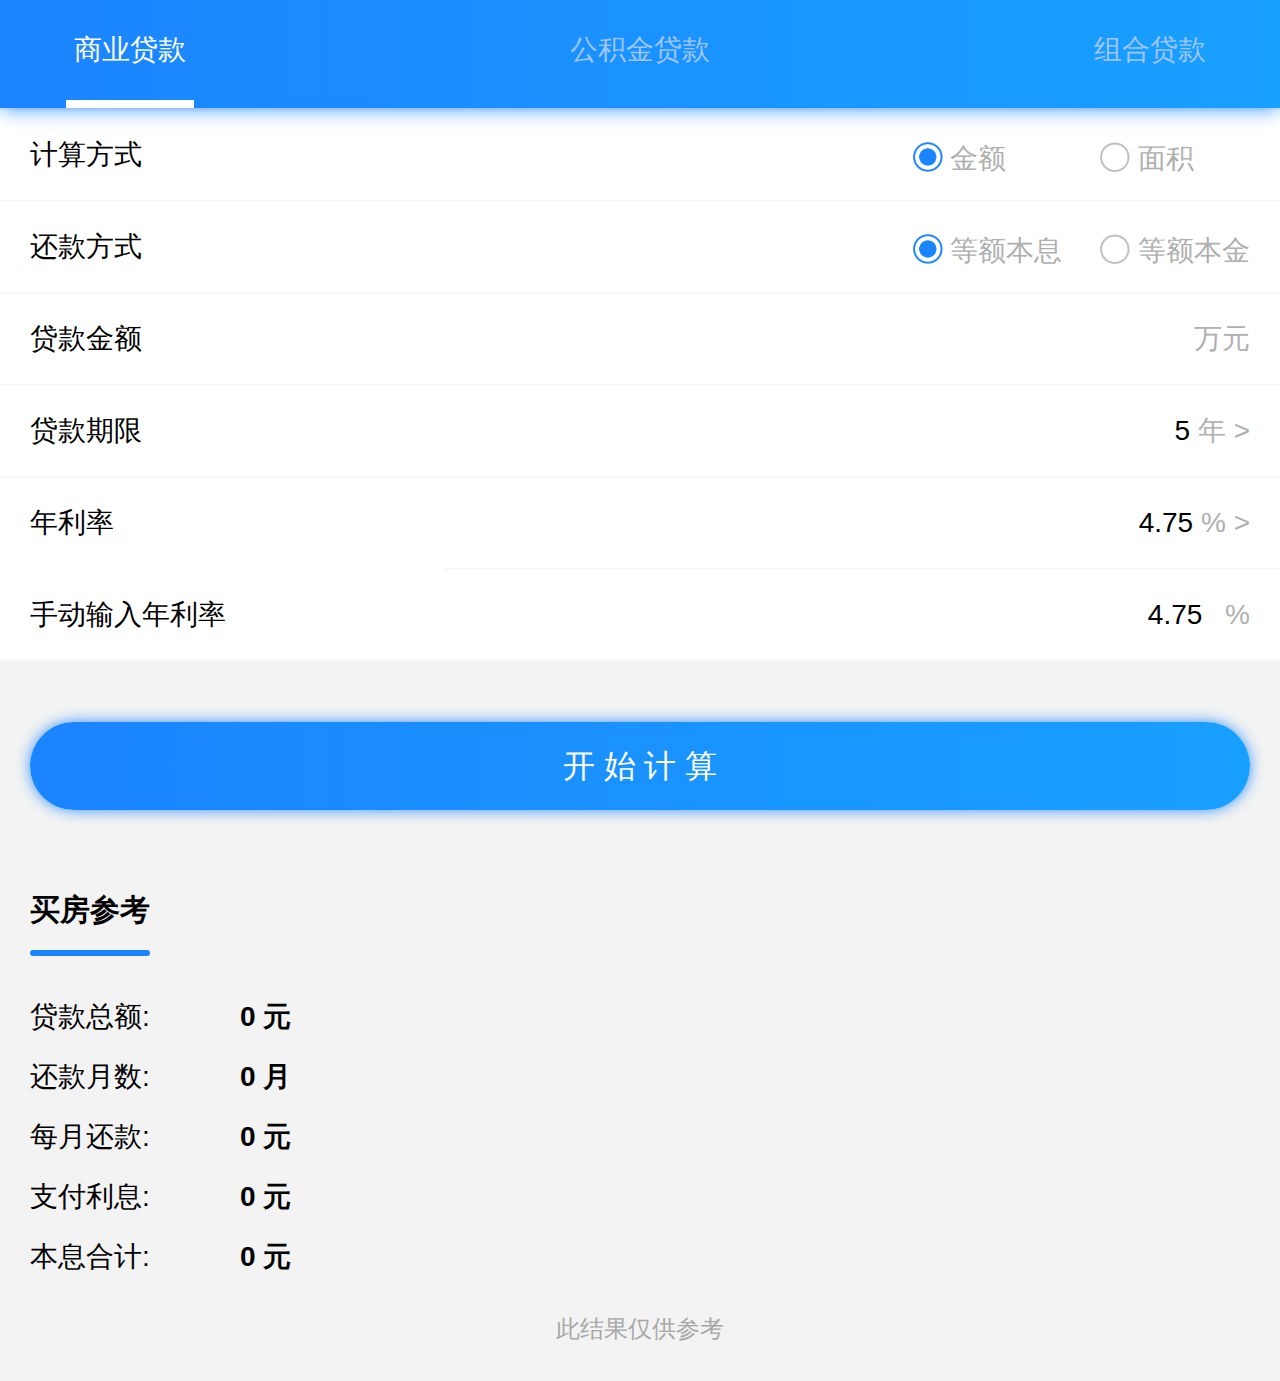
<file: loan-helper/router.html>
<!DOCTYPE html>
<html>

<head>
    <title>房贷计算器</title>
    <meta http-equiv="Content-Type" content="text/html; charset=utf-8" />
    <meta name="viewport" content="width=device-width,initial-scale=0.5,minimum-scale=0.5,maximum-scale=0.5,user-scalable=no" />
    <meta http-equiv="X-UA-Compatible" content="IE=edge" />
    <link rel="stylesheet" type="text/css" href="css/reset.css">
    <link rel="stylesheet" type="text/css" href="css/animate.css">
    <link rel="stylesheet" type="text/css" href="css/fangdai.css?t=123">
    <script type="text/javascript">
    if (!window['RCal']) {
        window['RCal'] = {};
    }
    RCal.baseRate = [{
            "term": [0, 12],
            "rate": 4.35,
            "text": "1\u5e74\u4ee5\u5185(\u542b1\u5e74)"
        },
        {
            "term": [12, 60],
            "rate": 4.75,
            "text": "1\u5e74\u52305\u5e74(\u542b5\u5e74)"
        },
        {
            "term": [60, 1000],
            "rate": 4.9,
            "text": "5\u5e74\u4ee5\u4e0a"
        }
    ];
    RCal.baseRateGjj = [{ "term": [0, 60], "rate": 2.75, "text": "5\u5e74\u4ee5\u5185(\u542b5\u5e74)" }, { "term": [60, 1000], "rate": 3.25, "text": "5\u5e74\u4ee5\u4e0a" }];
    RCal.baseRateCunkuan = [{ "term": 0, "rate": 0.35, "text": "\u6d3b\u671f" }, { "term": 3, "rate": 1.1, "text": "3\u4e2a\u6708\u5b9a\u671f" }, { "term": 6, "rate": 1.3, "text": "6\u4e2a\u6708\u5b9a\u671f" }, { "term": 12, "rate": 1.5, "text": "1\u5e74\u5b9a\u671f" }, { "term": 24, "rate": 2.1, "text": "2\u5e74\u5b9a\u671f" }, { "term": 36, "rate": 2.75, "text": "3\u5e74\u5b9a\u671f" }];
    </script>
    <script type="text/javascript" src="jquery.js"></script>
    <script type="text/javascript" src="calculator.js"></script>
    <script type="text/javascript" src="Combox.js"></script>
    <script type="text/javascript" src="common.js"></script>
    <script type="text/javascript" src="js/public.js"></script>
    <script src="http://sdk.talkingdata.com/app/h5/v1?appid=06266C5B3EA34B40A4DB14BF39184B38"></script>
    <title>房贷计算器</title>
</head>

<body>
    <div class="bar">
        <span data-code="fangdai">商业贷款</span>
        <span data-code="gongjijin">公积金贷款</span>
        <span data-code="zuhe">组合贷款</span>
    </div>
    <section id="content"></section>
    <!-- 输入框弹窗 -->
    <section class="frame-input"></section>
</body>
<script type="text/javascript" src="js/router.js"></script>

</html>
</file>
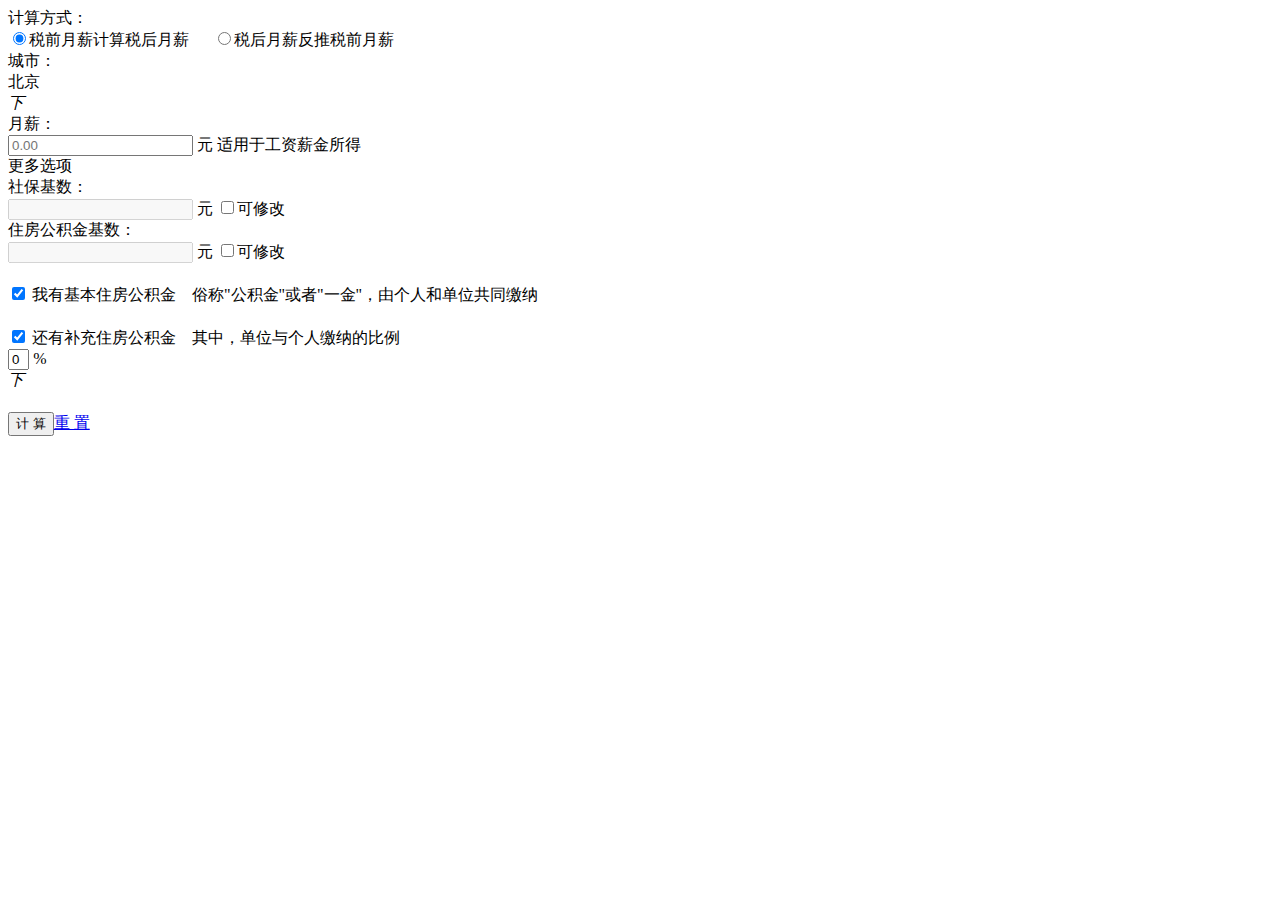
<file: loan-helper/wuxianyijin.html>
<!DOCTYPE html>
<html lang="en">
<head>
    <meta charset="UTF-8">
    <title>Title</title>
</head>
<body>
<div class="new-input gerenShui">
	<div class="field-wrap wrap-clear">
		<label>计算方式：</label>
		<div class="field">
			<span class="item radioA">
				<input type="radio" name="calType" value="1" checked="">税前月薪计算税后月薪
			</span>　
			<span class="item radioB">
				<input type="radio" name="calType" value="2">税后月薪反推税前月薪
			</span>
		</div>
	</div>
	<div class="field-wrap">
		<label>城市：</label>
		<div class="field">
			<div class="ui-select selectCity" data-ui="ui-select" style="position: static;">
				<div class="select-valueBar select-valueBar-hover">
					<input name="cityname" type="hidden" value="北京">
					<div class="select-value"><span class="select-text">北京</span></div>
					<span class="select-down"><i class="ui-icon">下</i></span>
				</div>
			</div>
		</div>
	</div>
	<div class="field-wrap">
		<label>月薪：</label>
		<div class="field">
			<span class="ui-text">
				<input name="salary" data-format="numbers" type="text" placeholder="0.00" check-status="yes">
				<span class="tail">元</span>
			</span>
			<span class="input-tip"><span class="inner">适用于工资薪金所得</span></span>
		</div>
	</div>
	<div class="field-wrap">
		<label class="more-icon">更多选项</label>
		<div class="field">
			<div class="hr"></div>
		</div>
	</div>
	<div class="more-inputs">
		<div class="field-wrap">
			<label>社保基数：</label>
			<div class="field">
				<span class="ui-text item">
					<input data-format="number" name="shebaoNum" type="text" disabled="">
					<span class="tail">元</span>
				</span>
				<span class="item"><input class="flag" name="shebaoFlag" type="checkbox" value="1">可修改</span>
			</div>
		</div>
		<div class="field-wrap">
			<label>住房公积金基数：</label>
			<div class="field">
				<span class="ui-text item">
					<input data-format="number" name="found" type="text" disabled="">
					<span class="tail">元</span>
				</span>
				<span class="item"><input class="flag" name="foundFlag" type="checkbox" value="1">可修改</span>
			</div>
		</div>
		<div class="field-wrap">
			<label>　</label>
			<div class="field">
				<input name="isFound" type="checkbox" checked="" value="1">&nbsp;我有基本住房公积金　<span class="doc-color-micro">俗称"公积金"或者"一金"，由个人和单位共同缴纳</span>
			</div>
		</div>
		<div class="field-wrap">
			<label>　</label>
			<div class="field">
				<span class="item wrap-left">
					<input name="buchongFoundRateFlag" type="checkbox" checked="">&nbsp;还有补充住房公积金　<span class="doc-color-micro">其中，单位与个人缴纳的比例</span>
	            </span>
	            <div class="item wrap-left">
		            <div class="ui-select wrap-left short" data-ui="ui-select" style="width: 80px; position: static;">
		                <div class="select-valueBar" style="width: auto;">
		                    <input name="buchongFoundRate" type="hidden" value="0">
		                    <div class="select-value">
		                        <input class="select-text" style="width:1em;" maxlength="4" value="0">
				                <span class="select-tail">%</span>
		                    </div>
		                    <span class="select-down"><i class="ui-icon">下</i></span>
		                </div>
		                <ul class="select-list buchong" style="display: none;">
		                    <li class="select-item" data-value="0">0%</li>
		                    <li class="select-item" data-value="1">1%</li>
		                    <li class="select-item " data-value="2">2%</li>
		                    <li class="select-item" data-value="3">3%</li>
		                    <li class="select-item" data-value="4">4%</li>
		                    <li class="select-item" data-value="5">5%</li>
		                    <li class="select-item" data-value="6">6%</li>
		                    <li class="select-item" data-value="7">7%</li>
		                    <li class="select-item" data-value="8">8%</li>
		                </ul>
		            </div>
	            </div>
            </div>
		</div>
	</div>
	<div class="field-wrap">
		<label>　</label>
		<div class="field">
			<button class="doCalu btn cal-btn" did="1">计 算</button><a class="btn reset-btn" href="/calculator/gerensuodeshui.html">重 置</a>
		</div>
	</div>
</div>
</body>
</html>
</file>
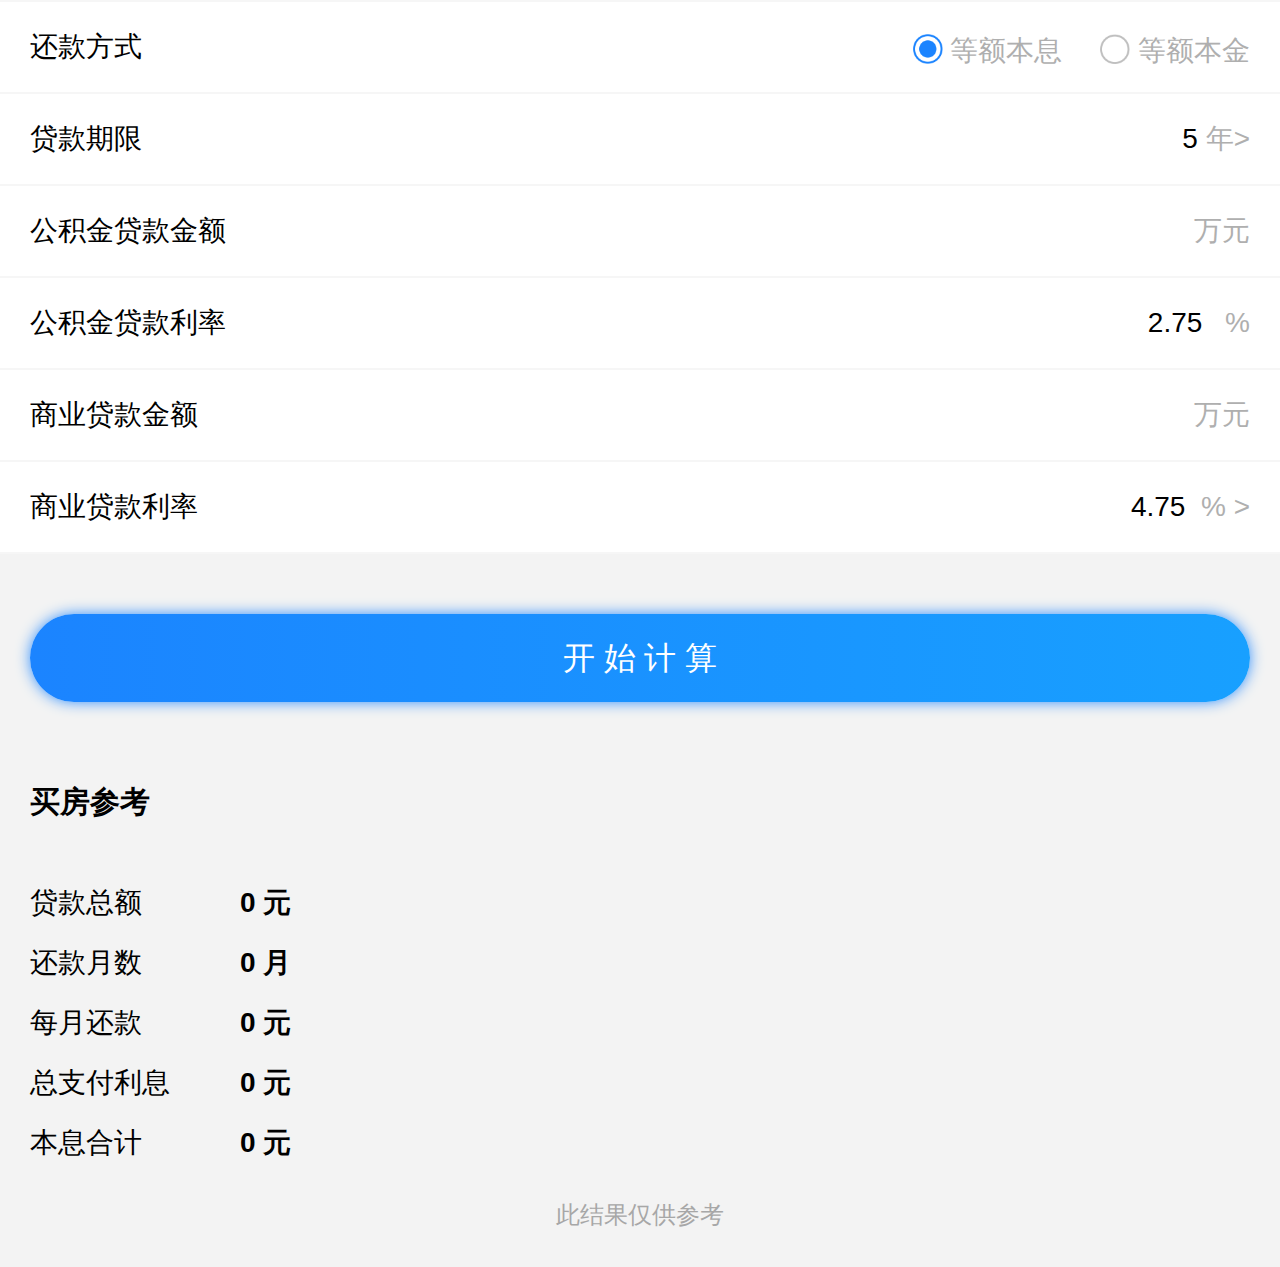
<file: loan-helper/zuhe.html>
<!DOCTYPE html>
<html lang="en">
<head>
    <meta charset="UTF-8">
    <meta name="viewport" content="width=device-width,initial-scale=0.5,minimum-scale=0.5,maximum-scale=0.5,user-scalable=no" />
    <link rel="stylesheet" type="text/css" href="css/reset.css">
    <link rel="stylesheet" type="text/css" href="css/animate.css">
    <link rel="stylesheet" type="text/css" href="css/fangdai.css">
    <script type="text/javascript">
        if(!window['RCal']){
            window['RCal'] = { };
        }
        RCal.baseRate = [{"term":[0,12],"rate":4.35,"text":"1\u5e74\u4ee5\u5185(\u542b1\u5e74)"},{"term":[12,60],"rate":4.75,"text":"1\u5e74\u52305\u5e74(\u542b5\u5e74)"},{"term":[60,1000],"rate":4.9,"text":"5\u5e74\u4ee5\u4e0a"}];
        RCal.baseRateGjj = [{"term":[0,60],"rate":2.75,"text":"5\u5e74\u4ee5\u5185(\u542b5\u5e74)"},{"term":[60,1000],"rate":3.25,"text":"5\u5e74\u4ee5\u4e0a"}];
        RCal.baseRateCunkuan = [{"term":0,"rate":0.35,"text":"\u6d3b\u671f"},{"term":3,"rate":1.1,"text":"3\u4e2a\u6708\u5b9a\u671f"},{"term":6,"rate":1.3,"text":"6\u4e2a\u6708\u5b9a\u671f"},{"term":12,"rate":1.5,"text":"1\u5e74\u5b9a\u671f"},{"term":24,"rate":2.1,"text":"2\u5e74\u5b9a\u671f"},{"term":36,"rate":2.75,"text":"3\u5e74\u5b9a\u671f"}];
    </script>
    <!--<script type="text/javascript" src="https://www.rong360.com/static/rongui/js/calculator.js?t=8a28c4d7c"></script>-->
    <script type="text/javascript" src="jquery.js"></script>
    <script type="text/javascript" src="calculator.js"></script>
    <script type="text/javascript" src="Combox.js"></script>
    <script type="text/javascript" src="common.js"></script>
    <script type="text/javascript" src="cal.js"></script>
    <script type="text/javascript" src="js/zuhe.js"></script>
    <title>房贷计算器</title>
</head>
<body>

<table class="div3 forms">
    <tbody>
        <tr>
            <td class="key">还款方式</td>
            <td class="value">
                <input type="radio" class="pay-type" name="pay-type" id="pay-type1" value="benxi" data-value="checked" checked="">
                <label class="radio" for="pay-type1"></label>
                <label for="pay-type1">等额本息</label>
                <input type="radio" class="pay-type" name="pay-type" id="pay-type2" value="benjing"> 
                <label class="radio" for="pay-type2"></label>
                <label for="pay-type2">等额本金</label>
            </td>
        </tr>
        <tr>
            <td class="key">贷款期限</td>
            <td class="value" id="set-endTime">
                <div id="zh_qixian_wrap" class="autocomplete_wrap" style="z-index: 900;">
                    <div class="sb_value sb_input_wrap">
                        <div class="sb_input">
                            <input type="hidden" required="true" data-format="number" data-autocpt="autocomplete" autocomplete="off" data-target="#zh_qixian_wrap" valid="cs_loan_limit" blur-valid="false" valid-data="positive|请输入贷款金额||maxvalue:10000|金额过高, 请注意单位为万元" cate="num" need="true" name="dkqx_3" value="5">
                            <span class="view">5</span>
                            <span class="sb_inp_suffix">年&gt;</span>
                        </div>
                        <div class="dropdownBtn" data-toggle="dropdown" data-target="#zh_qixian_wrap"></div>
                    </div>
                </div>

            </td>
        </tr>
    </tbody>
</table>
<table class="div3 forms"><tbody>
    <tr>
        <td class="key">公积金贷款金额</td>
        <td class="value">
            <div class="inpt-wrap">
                <input type="number" class="inpt" id="dkje_3_1">
                <span>万元</span>
            </div>
        </td>
    </tr>
    <tr>
        <td class="key">公积金贷款利率</td>
        <td class="value">
            <input type="number" class="inpt" id="dklv_3_1" value="2.75">&nbsp;%
        </td>
    </tr>
    <tr>
        <td class="key">商业贷款金额</td>
        <td class="value">
            <div class="inpt-wrap">
                <input type="number" class="inpt" id="dkje_3_2">
                <span>万元</span>
            </div>
        </td>
    </tr>
    <tr>
        <td class="key">商业贷款利率</td>
        <td class="value" id="sy-rate">
            <input type="hidden" class="inpt" id="dklv_3_2" value="4.75" data-rate="1">
            <span id="dklv_3_2_view" class="view">4.75</span>
            <span>&nbsp;% &gt;</span>
        </td>
    </tr>
    <tr>
        <td class="value btn-td" colspan="2">
            <button class="btn cal-btn" did="3">开 始 计 算</button>
        </td>
    </tr>
    </tbody></table>
<div class="title">
    买房参考
</div>
<table id="result">
    <tbody>
        <tr>
            <td class="result active" id="res-benxi">
                <table>
                    <tbody>
                        <tr>
                            <td class="td1">贷款总额</td>
                            <td class="td2"><var id="_debx_dkje">0</var> 元</td>
                        </tr>
                        <tr>
                            <td class="td1">还款月数</td>
                            <td class="td2"><var id="_debx_dkqx">0</var> 月</td>
                        </tr>
                        <tr height="50">
                            <td class="td1">每月还款</td>
                            <td class="td2"><em id="_debx_myhk">0</em> 元</td>
                        </tr>
                        <tr>
                            <td class="td1">总支付利息</td>
                            <td class="td2"><em id="_debx_zflx">0</em> 元</td>
                        </tr>
                        <tr>
                            <td class="td1">本息合计</td>
                            <td class="td2"><em id="_debx_hkze">0</em> 元</td>
                        </tr>
                    </tbody>
                </table>            
            </td>
            <td class="result" id="res-benjing">
                <table>
                    <tbody>
                        <tr>
                            <td class="td1">贷款总额</td>
                            <td class="td2"><var id="_debj_dkje">0</var> 元</td>
                        </tr>
                        <tr>
                            <td class="td1">还款月数</td>
                            <td class="td2"><var id="_debj_dkqx">0</var> 月</td>
                        </tr>
                        <tr height="50" style="line-height: 40px;vertical-align: top;">
                            <td class="td1">首月还款</td>
                            <td class="td2 mark"><em id="_debj_syhk">0</em> 元<br><span>每月递减：</span><b id="_debj_mydj">0</b> 元</td>
                        </tr>
                        <tr>
                            <td class="td1">总支付利息</td>
                            <td class="td2"><em id="_debj_zflx">0</em> 元</td>
                        </tr>
                        <tr>
                            <td class="td1">本息合计</td>
                            <td class="td2"><em id="_debj_hkze">0</em> 元</td>
                        </tr>
                    </tbody>
                </table>            
            </td>
        </tr>
    </tbody>
</table>
<div class="result-info">此结果仅供参考</div>
<!-- 贷款期限弹窗 -->
<section class="frame-bottom" id="end-times">
    <div class="lists animated">
        
    </div>
</section>
<!-- 年利率弹窗 -->
<section class="frame-top animated" id="rate-frame">
    <div class="item">
        <label>自定义：</label>
        <input type="number" id="rate-val">
        <span>%</span>
    </div>
    <div class="item">
        <span>或选择商贷利率</span>
    </div>
    <div class="rates">
        
    </div>
</section>
</body>
</html>
</file>
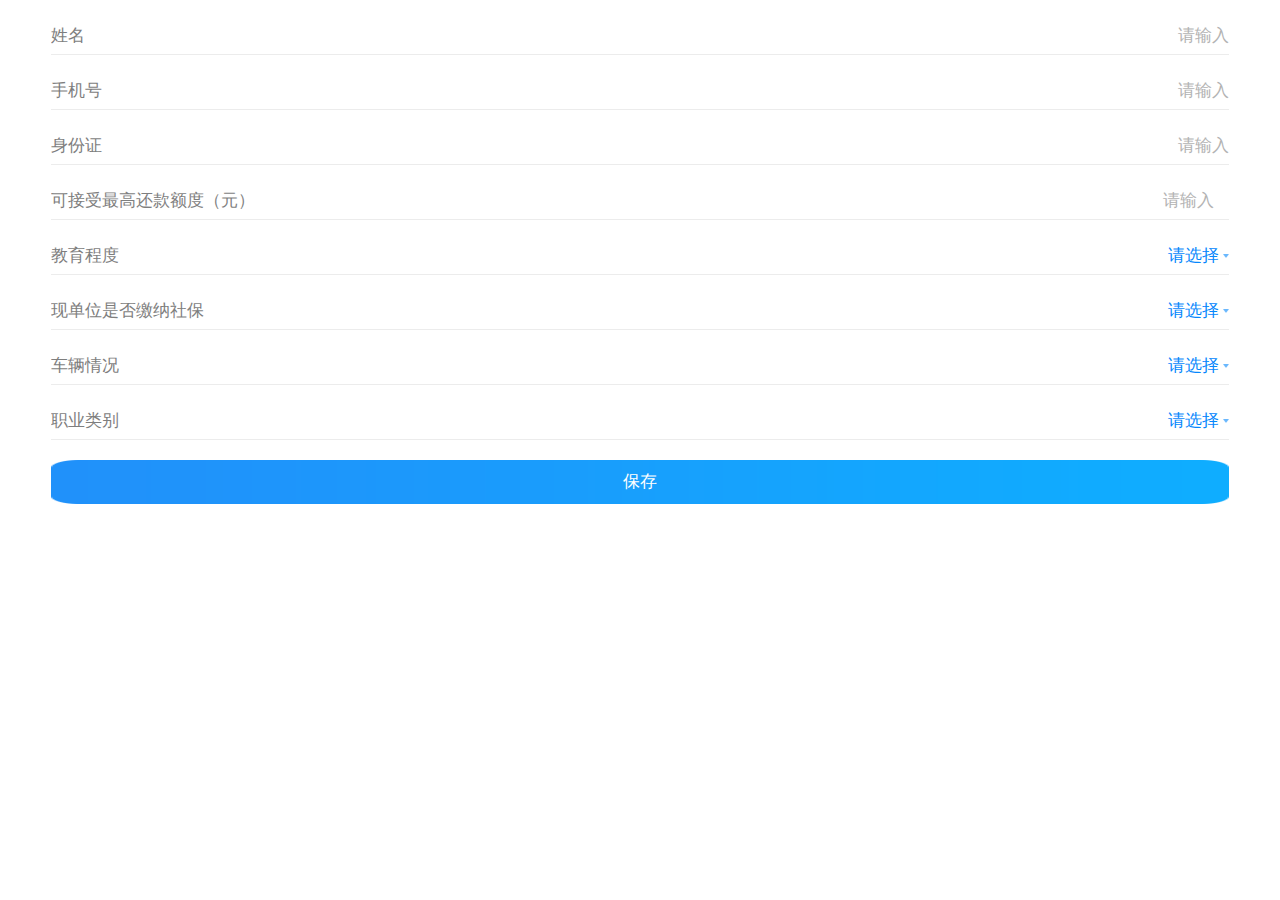
<file: loan/person_news.html>
<!doctype html>
<html lang="en">
<head>
    <meta charset="UTF-8">
    <meta name ="viewport" content ="width=device-width, initial-scale=1, maximum-scale=1, minimum-scale=1, user-scalable=no">
    <title>个人信息</title>
    <link rel="stylesheet" href="css/person_news.css"/>
    <script src="js/jquery.min.js"></script>
</head>
<body>

<!-- <header>
    个人信息
</header> -->
<ul class="main">
    <li>
        <span>姓名</span>
        <input type="text" placeholder="请输入"/>
    </li>
    <li>
        <span>手机号</span>
        <input type="tel" placeholder="请输入" id="tel"/>
    </li>
    <li>
        <span>身份证</span>
        <input type="text" placeholder="请输入" id="idCard"/>
    </li>
    <li>
        <span>可接受最高还款额度（元）</span>
        <input type="number" placeholder="请输入" id=""/>
    </li>
    <li class="educational">
        <span>教育程度</span>
        <p>请选择</p>
        <img src="img/information_down@3x.png" alt=""/>
    </li>
    <li class="social">
        <span>现单位是否缴纳社保</span>
        <p>请选择</p>
        <img src="img/information_down@3x.png" alt=""/>
    </li>
    <li class="car">
        <span>车辆情况</span>
        <p>请选择</p>
        <img src="img/information_down@3x.png" alt=""/>
    </li>
    <li class="vocation">
        <span>职业类别</span>
        <p >请选择</p>
        <img src="img/information_down@3x.png" alt=""/>
    </li>
    <div class="btn">保存</div>
</ul>
<div class="zhezhao">
</div>
<div class="select">
    <ul class="selectBox">
        <!--<li>-->
            <!--<span>中专/高中及以下</span>-->
            <!--<img src="img/loan_selection@2x.png" alt=""/>-->
        <!--</li>-->
        <!--<li><span>大专</span></li>-->
        <!--<li><span>本科</span></li>-->
        <!--<li><span>硕士及以上</span></li>-->
    </ul>
    <div class="cancel">取消</div>
</div>


<script src="js/person_news.js"></script>
</body>
</html>
</file>
<file: loan-helper/css/index.css>
.icon{
	width: 33%;
	height: 211px;
	text-align:center;
	font-size: 28px;
	color: #2897fb!important;
	font-weight: 200;
	padding-top: 63px;
	border-bottom: 3px solid #f5f5f5;
	float: right;
	display: block;
}
.icon.mid{
	border-left: 3px solid #f5f5f5;
	border-right: 3px solid #f5f5f5;
	margin: auto;
	float: none;
}
.icon:first-child{
	float: left;
}
.icon img{
	width: 88px;
	height: 88px;
	margin: 0px auto 26px auto;
	display: block;
}
</file>
<file: loan_web/css/index2.css>
*{
    margin:0;padding:0;list-style: none;
}
header{
    max-width:990px;height:82px;margin:0 auto;width:80%
}
header img{
    height:60px;
    display: inline-block;
    margin:11px 0
}
.banner{
    width:auto;height:auto;background: url(../img/banner_bg.png) no-repeat;background-size: 100% 100%;
}
.bannerBox{
    max-width:990px;margin:0 auto;width:80%;position: relative;
}
.banner_bg{
    display: inline-block;width: 100%;
}
.jigou{
    max-width:990px;height:auto;margin:0 auto;width:80%;
}
.jigou img{
    width: 100%;margin-bottom: -3px;
}
.download{
    width:49.6%;margin:0 auto;background: #fff;
}
.download img{
    width:94%;margin:3%;
}
.text_load{
    width:100%;margin-top:9.4%;
}
.erweima{
    width:40%;height:auto;position: absolute;top:39.1%;right:1.2%;
}
.fanweiBox{
    max-width:100%;height: auto;background: #f6f6f6;width:100%;
}
footer{
    width:100%;height:392px;
    background: #f6f6f6;
}
.foot{
    max-width:990px;height:100%;margin:0 auto;display: flex;align-items: center;display: -webkit-flex;-webkit-align-items: center;width:80%
}
.foot img{
    width:200px;margin-left: 104px;
}
.footLine{
    width:2px;height:228px;background: #d2d2d2;margin-left: 84px;
}
.footWord{
    margin-left: 120px;color: #808080;
}
@media screen and (min-width: 1900px){
    .jigou{
        max-width:1200px;height:auto
    }
    .foot{
        max-width:1200px
    }
    header,.bannerBox{
        max-width:1200px
    }
}
</file>
<file: loan/web/three-learn1/css/index.css>
@font-face {
    font-family: MissYuan;
    src:url('../font/MissYuan.otf');
}
*{
    padding: 0;margin:0;list-style: none;font-family: MissYuan;
}
a{
    text-decoration: none;
}
.fonts{
    font-family: Arial;
}
.marginRight{
    margin-right:5%;
}
.page-one-nav{
    width:62.5%;height:auto;position: absolute;top:38px;left:50%;margin-left:-31.25%;z-index: 101;overflow: hidden;
}
.page-one-nav>img{
    display: block;width:13%;float: left;
}
.span-serve>a{
    display: inline-block;font-size: 16px;color:rgba(255,255,255,0.7);float: right;margin-top:6px
}
.span-first>a{
    display: inline-block;font-size: 16px;color:rgba(255,255,255,1);float: right;margin-top:6px;
}
.present{
    width:100%;height:auto;position: absolute;top:60%;
}
.present-big{
    display: inline-block;width:100%;font-size: 34px;color: #fff;text-align: center;
}
.present-small{
    font-size: 22px;color: #7c7c7c;text-align: center;margin-top:32px;display: inline-block;width: 100%;font-family: '黑体';
}
.scroll{
width: 100%;height:auto;position: absolute;bottom: 30px;font-family: '黑体'
}
.scroll-word{
    width: 100%;font-size: 11px;color:#dcdcdc;text-align: center;display: inline-block;
}
.scroll>div{
    width: 0.7%;height: auto;margin:10px auto 0 auto;
}
.scroll>div>img{
    width: 100%;
}
.hexinfuwu{
    width: 62.5%;height: auto;padding:20px 0;font-size: 30px;color: #121315;text-align: center;margin:90px auto 0 auto;border-bottom: 1px solid #dcdedf;
}
.word-three{
    width:62.5%;height:auto;overflow: hidden;margin:76px auto 50px auto;
}
.word-one{
    width:33%;height: auto;float: left;
}
.word-img{
    width: 90%;height:auto;
}
.word-img>img{
    width: 30%;display: block;margin: 0 auto;
}
.word-title{
    width: 90%;height: auto;font-size: 20px;color: #333;text-align: center;margin-top:24px;display: block;
}
.word-word{
    width: 90%;height: auto;font-size: 14px;color: #666;line-height: 20px;margin-top:24px;font-family: '黑体';
}
.anliBox{
    width: 62.5%;height: auto;overflow: hidden;margin: 76px auto 110px auto;
}
.anli{
    width: 10%;height:auto;
    float: left;margin-left: 8%;
}
.anli:first-child{
    margin-left: 0;
}
.anli>img{
    width: 80%;
}
.anli span{
    width: 80%;display: block;font-size: 14px;color: #666;font-family: '黑体';text-align: center;line-height: 30px;
}
.page-three{
    width: 100%;height: auto;padding: 40px 0;background: #ebebeb;
}
.footer-box{
    width: 62.5%;height:auto;margin: 0 auto;
}
.footer-box>img{
    width: 13.33%;display: block;
}
.footer-box p{
    font-size: 12px;color: #999;font-family: '黑体';
}
.p1{
    margin-top:32px;
}
.p2{
    margin-top:25px;
}
.p3{
    margin-top:22px;
}
@media screen and (max-width: 992px){
    .page-one-nav{
        width:calc(100% - 80px);padding: 30px 40px;top:0px;left: 0px;margin-left: 0px;
    }
    .page-one-nav>img{
        width: 25%;margin-top:5px;
    }
    .scroll{bottom: 20px}
    .span-serve>a{
        font-size: 14px;margin-top:0px
    }
    .span-first>a{
        font-size: 14px;margin-right: 6.13%;padding-bottom: 5px;border-bottom: 1px solid#fff;margin-top:0px
    }
    #brain{
        width: 100% !important;top:25%!important;
    }
    #brain>img{
        width: 38%;display: block;margin: 0 auto;
    }
    .present{top:55%}
    .present-big{
        font-size: 18px;
    }
    .present-small{
        font-size: 12px;margin-top:19px
    }
    .scroll>div{
        width: 2%;margin-top:5px
    }
    .hexinfuwu{
        width: 20%;font-size: 16px;padding: 10px 0;margin:14px 0 0 23px
    }
    .page-two{
        background: #fbfbfb;overflow: hidden;
    }
    .word-three{
        width: 100%;margin:50px auto 20px auto;
    }
    .word-one{
        width: 100%;margin-bottom: 50px;
    }
    .word-title{
        margin-top:20px ;font-size: 16px;width: 100%;
    }
    .word-word{
width: 70%;margin: 11px auto 0 auto;
    }
    .word-img{width: 100%}
    .word-img>img{width: 20%}
    .anliBox{
     width: 100%;margin:0px auto 60px auto
    }
    .anli{
        width: 21%;margin-left: 11.5%;margin-top:50px
    }
    .anli:first-child{
        margin-left: 11.5%;
    }
    .anli>img{
        width: 90%;
    }
    .anli span{
     width: 90%;margin-top:5px;text-align: center;font-size: 12px;
    }
    .footer-box{
     width: calc(100% - 50px);
    }
    .page-three{
        padding: 30px 0 42px 0;
    }
    .footer-box>img{
        width: 21%;
    }
    .p1{
        margin-top:31px;
    }
    .p2{
        margin-top:20px;
    }
    .p3{
        margin-top:20px;
    }
    .footer-box p{
        line-height: 20px;
    }
}
</file>
<file: loan-helper/css/fangdai.css>
* {
    appearance: none;
    -moz-appearance: none;
    -webkit-appearance: none;
    -webkit-tap-highlight-color: transparent;
}

.forms {
    font-size: 28px;
    width: 100%;
    position: relative;
    z-index: 100;
}

.forms td {
    height: 90px;
    border-top: 2px solid #f6f6f6;
}

.forms .noborder {
    border-top: none;
}

.forms .key {
    padding-left: 30px;
}

.forms .value {
    padding-right: 30px;
    text-align: right;
    color: #afafaf!important;
    appearance: none;
    -moz-appearance: none;
    -webkit-appearance: none;
    -webkit-tap-highlight-color: transparent;
}

.forms .value label {
    display: inline-block;
    width: 112px;
    text-align: left;
}

.forms .value label.radio {
    margin-left: 30px;
}

.forms label.label2 {
    width: 168px;
}

.forms label.label3 {
    width: 128px;
}

.forms .value input[type="number"] {
    border: none!important;
    outline: none;
    text-align: right;
}

input[type="number"] {
    appearance: none;
    -moz-appearance: none;
    -webkit-appearance: none;
    -webkit-tap-highlight-color: transparent;
}

.forms .value span.view {
    color: #000!important;
    opacity: 1;
    -webkit-opacity: 1;
    -webkit-text-fill-color: #000;
    -webkit-tap-highlight-color: transparent!important;
    position: relative;
    z-index: -1;
    -webkit-user-select: none;
}

.forms .value.btn-td {
    text-align: center;
    padding-left: 30px;
    height: 208px;
    background-color: #f3f3f3;
}

.forms .value button {
    width: 100%;
    height: 88px;
    color: #fff;
    font-size: 32px;
    background: #1b84ff;
    background: -moz-linear-gradient(left, #1b84ff 0%, #18a0ff 100%);
    background: -webkit-gradient(linear, left left, left right, color-stop(0%, #1b84ff), color-stop(100%, #18a0ff));
    background: -webkit-linear-gradient(left, #1b84ff 0%, #18a0ff 100%);
    background: -o-linear-gradient(left, #1©b84ff 0%, #18a0ff 100%);
    background: -ms-linear-gradient(left, #1b84ff 0%, #18a0ff 100%);
    background: linear-gradient(to right, #1b84ff 0%, #18a0ff 100%);
    filter: progid:DXImageTransform.Microsoft.gradient( startColorstr='#1b84ff', endColorstr='#18a0ff', GradientType=0);
    border-radius: 44px;
    border: none;
    box-shadow: 0px 0px 15px -1px #1b84ff;
    outline: none;
    -webkit-tap-highlight-color: transparent;
}

.forms .value .yt-list,
.forms .value .yt-text,
.forms .value .sign {
    float: right;
    height: 100%;
    line-height: 90px;
}

.forms .value .yt-text {
    color: #000;
}

#result {
    font-size: 28px;
    width: 100%;
    background-color: #f3f3f3;
}

.title {
    font-size: 30px;
    font-weight: bold;
    line-height: 80px;
    padding-left: 30px;
    border-bottom: 1px solid #f3f3f3;
    padding-bottom: 30px;
    background-color: #f3f3f3;
}

.title section {
    display: inline-block;
    white-space: nowrap;
}

.title div {
    height: 6px;
    background-color: #1b84ff;
    border-radius: 3px;
}

#result td {
    height: 60px;
    padding: 0px 30px;
}

#result .td1 {
    width: 150px;
}

#result .td2 {
    font-weight: bold;
}

#result table {
    width: 100%;
}

.mark span {
    color: #b5b5b5;
}

#result .result {
    display: none;
}

#result .result.active {
    display: inherit;
}

.result-info {
    text-align: center;
    font-size: 24px;
    color: #a7a7a7;
    padding: 30px 0px 40px 0px;
    background-color: #f3f3f3;
}


.frame-bottom {
    position: fixed;
    left: 0px;
    bottom: 0px;
    height: 100%;
    width: 100%;
    background-color: rgba(0, 0, 0, 0.5);
    font-size: 28px;
    display: none;
    z-index: 2000;
}

.frame-bottom .lists {
    position: absolute;
    bottom: 0px;
    width: 100%;
    max-height: 75%;
    height: 0px;
    overflow-y: auto;
    transition: height 0.5s;
    -moz-transition: height 0.5s;
    /* Firefox 4 */
    -webkit-transition: height 0.5s;
    /* Safari 和 Chrome */
    -o-transition: height 0.5s;
    /* Opera */
}
.frame-bottom .list {
    line-height: 90px;
    background-color: #fff;
    color: #000;
    text-align: center;
    border-bottom: 1px solid #ccc;
}

.frame-bottom .list.active {
    background-image: url(../icon/select.png);
    background-position: 90% 50%;
    background-repeat: no-repeat;
}

.value .full {
    padding-right: 5px;
    height: 100%;
}

.value .full input {
    height: 100%;
}

.frame-top {
    background-color: rgba(0, 0, 0, 0.5);
    position: fixed;
    left: 0px;
    bottom: 0px;
    width: 100%;
    height: 100%;
    line-height: 80px;
    font-size: 26px;
    z-index: 2000;
    white-space: nowrap;
    display: none;
}

.frame-top .rates {
    background-color: #fff;
    position: absolute;
    bottom: 0px;
    width: 100%;
    max-height: 75%;
    overflow-y: auto;
    transition: height 0.5s;
    -moz-transition: height 0.5s;
    /* Firefox 4 */
    -webkit-transition: height 0.5s;
    /* Safari 和 Chrome */
    -o-transition: height 0.5s;
    /* Opera */
    height: 0px;

}
.frame-top .item {
    padding-left: 15px;
    border-bottom: 1px solid #ccc;
}

.frame-top .item.active {
    background-image: url(../icon/select.png);
    background-position: 90% 50%;
    background-repeat: no-repeat;
}

.frame-top .item input {
    outline: none;
    border: none;
}

.frame-top .item span {
    color: #afafaf;
}

.result_daikuanmaiche {
    position: fixed;
    bottom: 0px;
    left: 0px;
    width: 100%;
    height: 100%;
    background-color: rgba(0, 0, 0, 0.4);
    display: none;
}

.bottom-list {
    position: absolute;
    left: 0px;
    bottom: 0px;
    width: 100%;
    text-align: center;
}

.bottom-list li {
    line-height: 70px;
    font-size: 28px;
    border-bottom: 2px solid #ccc;
    background-color: #fff;
    cursor: pointer;
}

.frame-city {
    position: fixed;
    top: 0px;
    bottom: 0px;
    left: 0px;
    background-color: #f3f3f3;
    width: 100%;
    height: 100%;
    font-size: 28px;
    display: none;
    z-index: 2000;
}

.frame-city .ctype {
    font-weight: bold;
    line-height: 66px;
    line-height: 80px;
    padding-left: 50px;
}

.frame-city .items {
    padding: 20px 0px 20px 50px;
}

.frame-city span {
    display: inline-block;
    margin-right: 40px;
    line-height: 70px;
    color: #18a0ff;
}

.frame-input {
    display: none;
    background-color: rgba(0, 0, 0, 0);
    position: fixed;
    top: 0px;
    bottom: 0px;
    left: 0px;
    width: 100%;
    height: 100%;
    z-index: 2000
}
</file>
<file: loan-helper/css/loan_rate.css>
.rateBoth{
    width:100%;height:auto;margin:0 auto;display: none;
}
.rateBoth table{
    width:100%;border: none;
}
th,td{
    height: 9rem;font-size: 2.8rem;color: #aaa;text-align: center;line-height: 9rem;font-weight: normal;
}
.bolds{
    color:#222;font-weight: bold;
}
tbody tr:nth-child(even),thead{
    background: #fff;
}
.word{
    height:auto;padding: 0 3rem;font-size: 2.4rem;color: #222;text-align: center;margin-top:6rem;line-height: 2.6rem;

}
.word div{
    margin-top:3rem;
}
.table_show{
    display: block;
}
.rate{
    position: relative;
    z-index: -1;
}
</file>
<file: loan/css/person_news.css>
*{
    margin:0;padding:0;list-style: none;font-size: 62.5%;
}
header{
    width:100%;height:50px;border-bottom: 1px solid #ececec;box-shadow: 0 2px 10px #f6f6f6;font-size: 1.7rem;color:#333;text-align: center;line-height: 50px;
}
.main{
    width:92%;height:auto;margin:0 auto;overflow: hidden;
}
.main li{
    width:100%;height:3.7rem;border-bottom: 1px solid #ececec;margin-top:1.7rem;display: flex;justify-content: space-between;align-items: center;
}
.main li span{
    font-size: 1.7rem;color:#7e7e7e;flex-grow: 1;
}
.main li input{
    font-size: 1.7rem;color:#333;outline: none;width:50%;text-align: right;border:none;
}
input::-webkit-input-placeholder{
    color: #b3b3b3;text-align: right;
}
.main li input[type=number]{
    width:25%
}
.main li p{
    font-size: 1.7rem;color: #0587fc;margin-right: 4px;
}
.main li img{
    width:6px;
}
.btn{
    width:100%;height:4.4rem;margin:2rem auto 2rem auto;background: url("../img/btn_bg@2x.png");font-size: 1.7rem;color:#fff;text-align: center;line-height: 4.4rem;background-size: 100% 100%;
}
.zhezhao{
    background: #000;opacity: 0.5;width:100%;height:100%;position: absolute;left: 0;top:0;display: none;
}
/*下拉列表*/
.select{
    width: 100%;background: #fff;position: absolute;left: 0;bottom: 0;z-index: 99;display: none;
}
.selectBox li{
    width:92%;height:4.9rem;display: flex;justify-content: center;align-items: center;border-bottom: 1px solid #f6f6f6;margin: 0 auto;
}
.selectBox li span{
    font-size:1.5rem;color: #333;flex-grow: 1;text-align: center;
}
.selectBox li img{
    width:1.5rem;float: right;
}
.cancel{
    width:100%;height:4.4rem;font-size: 1.5rem;color: #333;background: #f6f6f6;text-align: center;line-height: 4.4rem;
}
</file>
